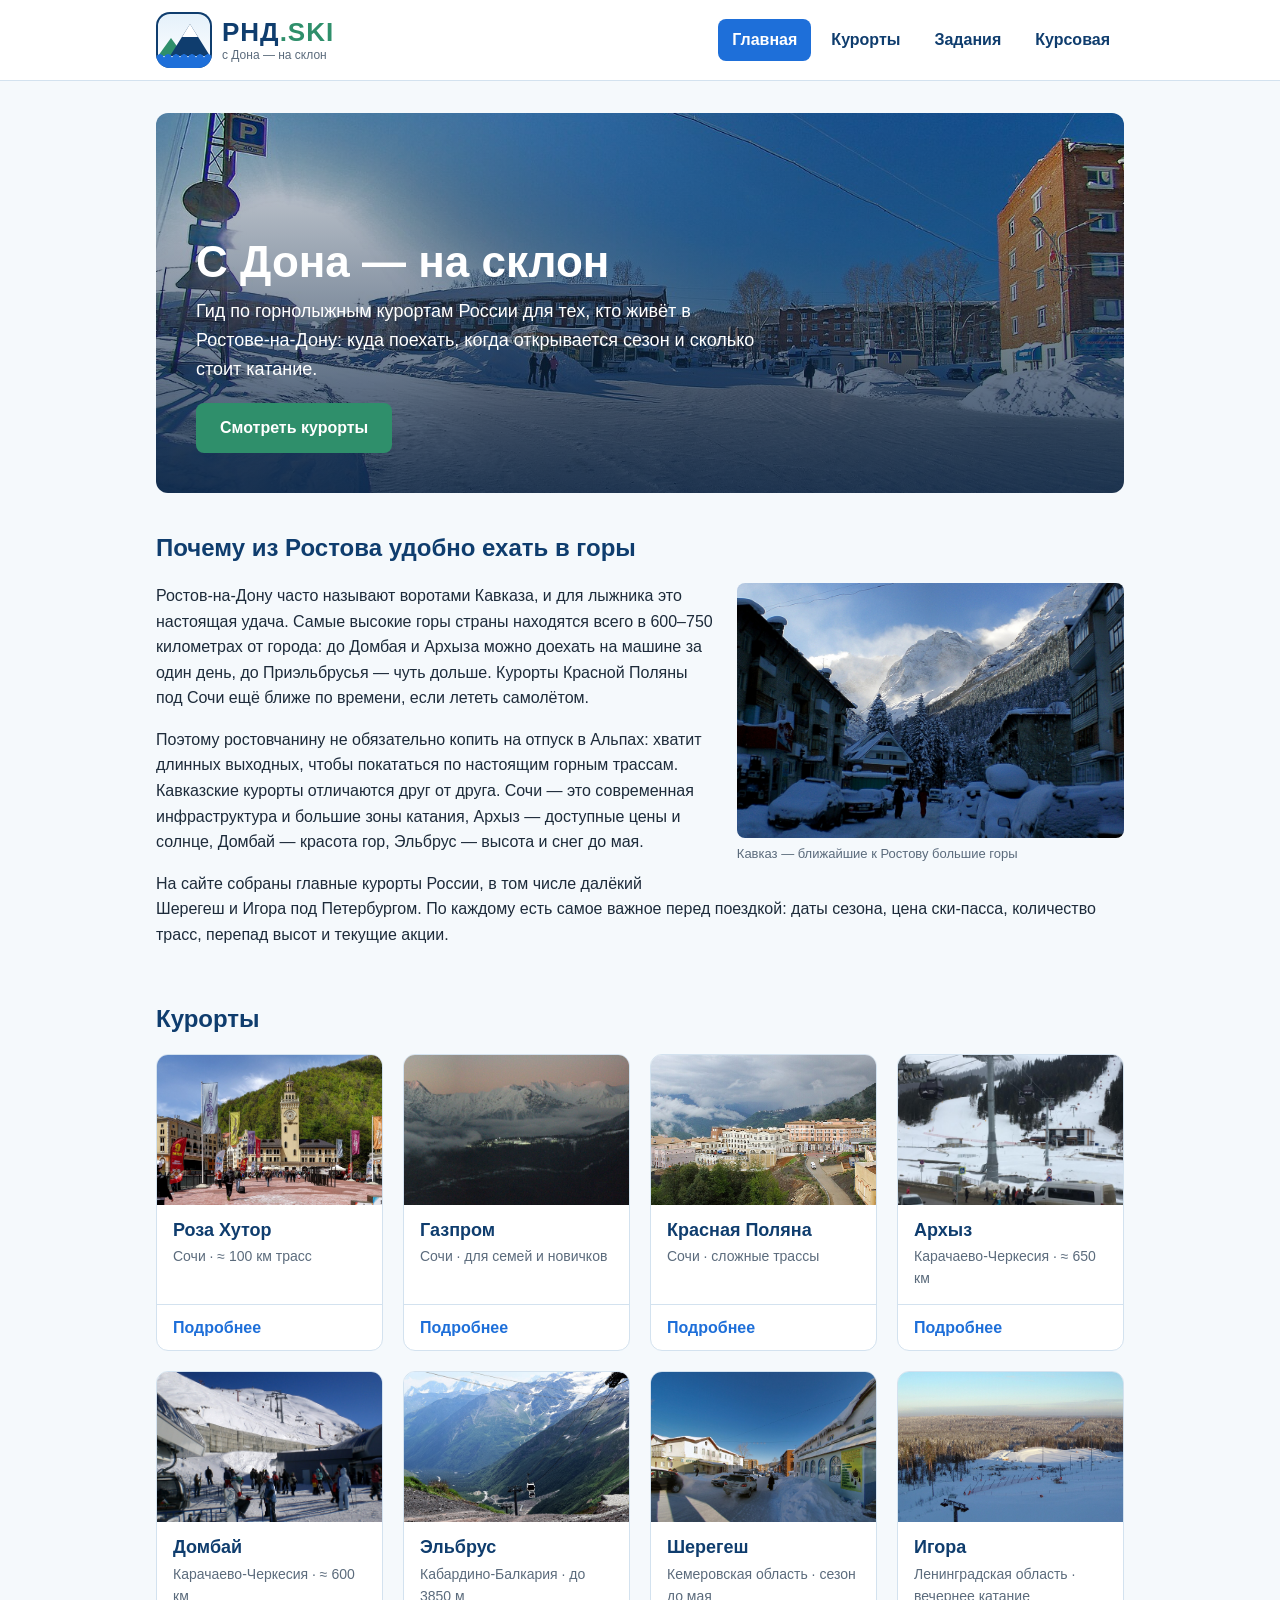
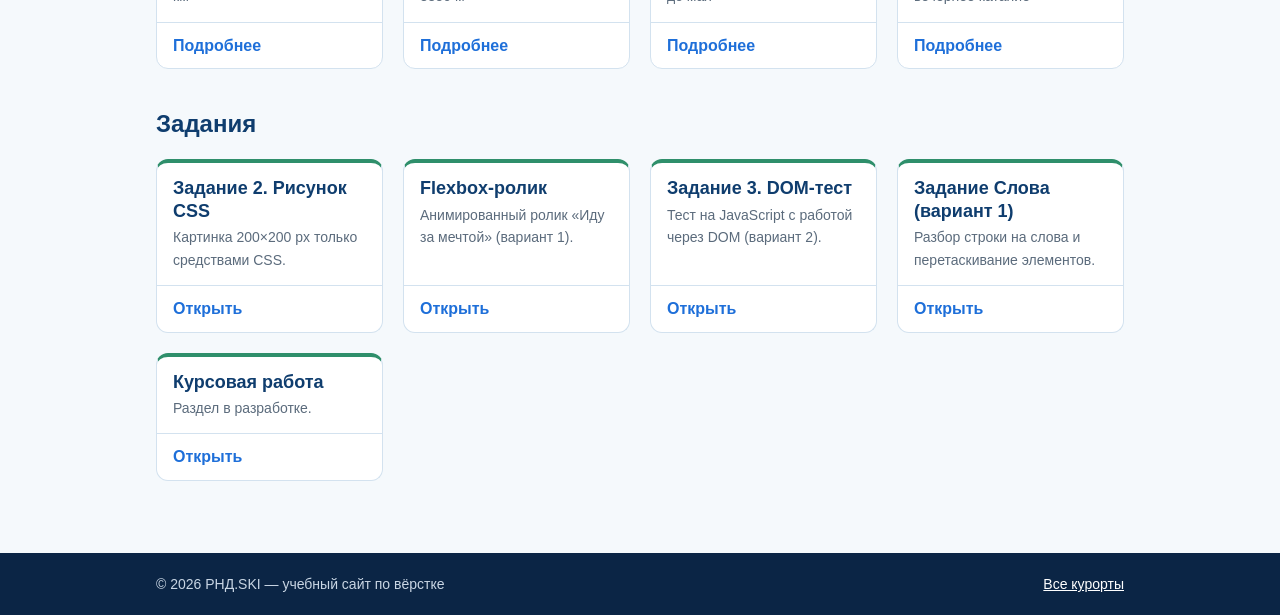
<file: index.html>
<!DOCTYPE html>
<html lang="ru">
<head>
    <meta charset="UTF-8">
    <meta name="viewport" content="width=device-width, initial-scale=1.0">
    <title>РНД.SKI — горнолыжные курорты России</title>
    <link rel="stylesheet" href="css/style.css">
    <link rel="stylesheet" href="css/logo.css">
    <link rel="stylesheet" href="css/home.css">
</head>
<body>

    <header>
        <div class="header__inner">
            <a class="logo" href="index.html" aria-label="РНД.SKI — на главную">
                <span class="logo__mark">
                    <span class="logo__hill"></span>
                    <span class="logo__peak"></span>
                    <span class="logo__wave"></span>
                </span>
                <span class="logo__text">
                    <span class="logo__name">РНД<span>.SKI</span></span>
                    <span class="logo__slogan">с Дона — на склон</span>
                </span>
            </a>
            <nav>
                <ul>
                    <li><a class="active" href="index.html">Главная</a></li>
                    <li><a href="pages/resorts.html">Курорты</a></li>
                    <li><a href="#tasks">Задания</a></li>
                    <li><a href="pages/coursework.html">Курсовая</a></li>
                </ul>
            </nav>
        </div>
    </header>

    <main class="content">

        <section class="hero">
            <h1>С Дона — на склон</h1>
            <p>
                Гид по горнолыжным курортам России для тех, кто живёт в Ростове-на-Дону:
                куда поехать, когда открывается сезон и сколько стоит катание.
            </p>
            <a class="button" href="pages/resorts.html">Смотреть курорты</a>
        </section>

        <section class="about">
            <h2>Почему из Ростова удобно ехать в горы</h2>
            <figure class="about__photo">
                <img src="img/resorts/about.jpg" alt="Кавказские горы зимой">
                <figcaption>Кавказ — ближайшие к Ростову большие горы</figcaption>
            </figure>
            <p>
                Ростов-на-Дону часто называют воротами Кавказа, и для лыжника это
                настоящая удача. Самые высокие горы страны находятся всего в 600–750
                километрах от города: до Домбая и Архыза можно доехать на машине за один
                день, до Приэльбрусья — чуть дольше. Курорты Красной Поляны под Сочи
                ещё ближе по времени, если лететь самолётом.
            </p>
            <p>
                Поэтому ростовчанину не обязательно копить на отпуск в Альпах: хватит
                длинных выходных, чтобы покататься по настоящим горным трассам.
                Кавказские курорты отличаются друг от друга. Сочи — это современная
                инфраструктура и большие зоны катания, Архыз — доступные цены и
                солнце, Домбай — красота гор, Эльбрус — высота и снег до мая.
            </p>
            <p>
                На сайте собраны главные курорты России, в том числе далёкий Шерегеш
                и Игора под Петербургом. По каждому есть самое важное перед поездкой:
                даты сезона, цена ски-пасса, количество трасс, перепад высот и
                текущие акции.
            </p>
        </section>

        <section>
            <h2>Курорты</h2>
            <ul class="cards">
                <li class="card">
                    <img src="img/resorts/rosa-khutor.jpg" alt="Роза Хутор">
                    <div class="card__body">
                        <h3>Роза Хутор</h3>
                        <p>Сочи · ≈ 100 км трасс</p>
                    </div>
                    <a class="card__link" href="pages/resorts.html#rosa-khutor">Подробнее</a>
                </li>
                <li class="card">
                    <img src="img/resorts/gazprom.jpg" alt="Газпром">
                    <div class="card__body">
                        <h3>Газпром</h3>
                        <p>Сочи · для семей и новичков</p>
                    </div>
                    <a class="card__link" href="pages/resorts.html#gazprom">Подробнее</a>
                </li>
                <li class="card">
                    <img src="img/resorts/krasnaya-polyana.jpg" alt="Красная Поляна">
                    <div class="card__body">
                        <h3>Красная Поляна</h3>
                        <p>Сочи · сложные трассы</p>
                    </div>
                    <a class="card__link" href="pages/resorts.html#krasnaya-polyana">Подробнее</a>
                </li>
                <li class="card">
                    <img src="img/resorts/arkhyz.jpg" alt="Архыз">
                    <div class="card__body">
                        <h3>Архыз</h3>
                        <p>Карачаево-Черкесия · ≈ 650 км</p>
                    </div>
                    <a class="card__link" href="pages/resorts.html#arkhyz">Подробнее</a>
                </li>
                <li class="card">
                    <img src="img/resorts/dombay.jpg" alt="Домбай">
                    <div class="card__body">
                        <h3>Домбай</h3>
                        <p>Карачаево-Черкесия · ≈ 600 км</p>
                    </div>
                    <a class="card__link" href="pages/resorts.html#dombay">Подробнее</a>
                </li>
                <li class="card">
                    <img src="img/resorts/elbrus.jpg" alt="Эльбрус">
                    <div class="card__body">
                        <h3>Эльбрус</h3>
                        <p>Кабардино-Балкария · до 3850 м</p>
                    </div>
                    <a class="card__link" href="pages/resorts.html#elbrus">Подробнее</a>
                </li>
                <li class="card">
                    <img src="img/resorts/sheregesh.jpg" alt="Шерегеш">
                    <div class="card__body">
                        <h3>Шерегеш</h3>
                        <p>Кемеровская область · сезон до мая</p>
                    </div>
                    <a class="card__link" href="pages/resorts.html#sheregesh">Подробнее</a>
                </li>
                <li class="card">
                    <img src="img/resorts/igora.jpg" alt="Игора">
                    <div class="card__body">
                        <h3>Игора</h3>
                        <p>Ленинградская область · вечернее катание</p>
                    </div>
                    <a class="card__link" href="pages/resorts.html#igora">Подробнее</a>
                </li>
            </ul>
        </section>

        <section id="tasks">
            <h2>Задания</h2>
            <ul class="cards">
                <li class="card card--task">
                    <div class="card__body">
                        <h3>Задание 2. Рисунок CSS</h3>
                        <p>Картинка 200×200 px только средствами CSS.</p>
                    </div>
                    <a class="card__link" href="pages/css-pic.html">Открыть</a>
                </li>
                <li class="card card--task">
                    <div class="card__body">
                        <h3>Flexbox-ролик</h3>
                        <p>Анимированный ролик «Иду за мечтой» (вариант 1).</p>
                    </div>
                    <a class="card__link" href="pages/flexbox.html">Открыть</a>
                </li>
                <li class="card card--task">
                    <div class="card__body">
                        <h3>Задание 3. DOM-тест</h3>
                        <p>Тест на JavaScript с работой через DOM (вариант 2).</p>
                    </div>
                    <a class="card__link" href="pages/test.html">Открыть</a>
                </li>
                <li class="card card--task">
                    <div class="card__body">
                        <h3>Задание Слова (вариант 1)</h3>
                        <p>Разбор строки на слова и перетаскивание элементов.</p>
                    </div>
                    <a class="card__link" href="pages/words.html">Открыть</a>
                </li>
                <li class="card card--task">
                    <div class="card__body">
                        <h3>Курсовая работа</h3>
                        <p>Раздел в разработке.</p>
                    </div>
                    <a class="card__link" href="pages/coursework.html">Открыть</a>
                </li>
            </ul>
        </section>

    </main>

    <footer>
        <div class="footer__inner">
            <p>&copy; 2026 РНД.SKI — учебный сайт по вёрстке</p>
            <p><a href="pages/resorts.html">Все курорты</a></p>
        </div>
    </footer>

</body>
</html>
</file>
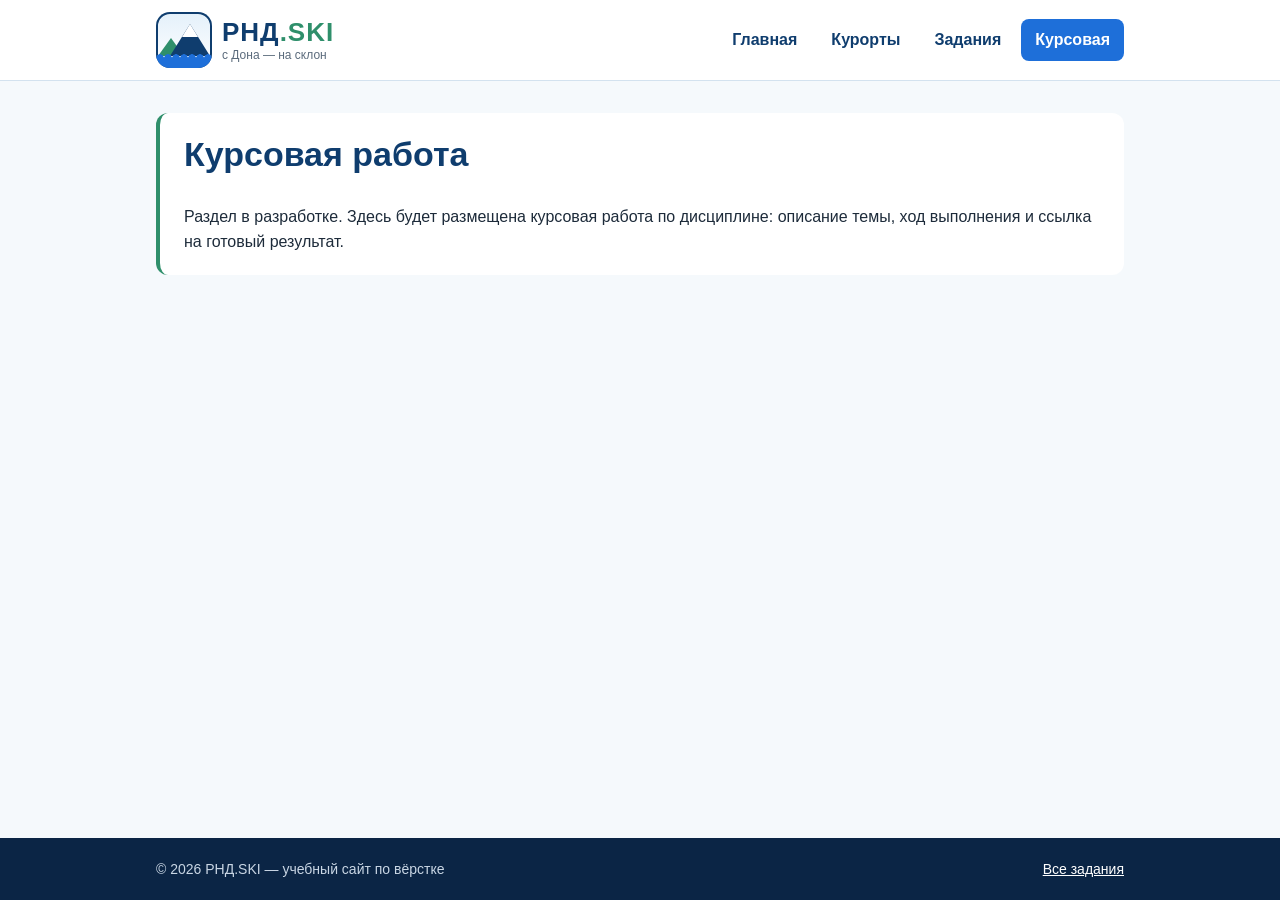
<file: pages/coursework.html>
<!DOCTYPE html>
<html lang="ru">
<head>
    <meta charset="UTF-8">
    <meta name="viewport" content="width=device-width, initial-scale=1.0">
    <title>Курсовая работа — РНД.SKI</title>
    <link rel="stylesheet" href="../css/style.css">
    <link rel="stylesheet" href="../css/logo.css">
</head>
<body>

    <header>
        <div class="header__inner">
            <a class="logo" href="../index.html" aria-label="РНД.SKI — на главную">
                <span class="logo__mark">
                    <span class="logo__hill"></span>
                    <span class="logo__peak"></span>
                    <span class="logo__wave"></span>
                </span>
                <span class="logo__text">
                    <span class="logo__name">РНД<span>.SKI</span></span>
                    <span class="logo__slogan">с Дона — на склон</span>
                </span>
            </a>
            <nav>
                <ul>
                    <li><a href="../index.html">Главная</a></li>
                    <li><a href="resorts.html">Курорты</a></li>
                    <li><a href="../index.html#tasks">Задания</a></li>
                    <li><a class="active" href="coursework.html">Курсовая</a></li>
                </ul>
            </nav>
        </div>
    </header>

    <main class="content">

        <section class="task-info">
            <h1>Курсовая работа</h1>
            <p>
                Раздел в разработке. Здесь будет размещена курсовая работа по дисциплине:
                описание темы, ход выполнения и ссылка на готовый результат.
            </p>
        </section>

    </main>

    <footer>
        <div class="footer__inner">
            <p>&copy; 2026 РНД.SKI — учебный сайт по вёрстке</p>
            <p><a href="../index.html#tasks">Все задания</a></p>
        </div>
    </footer>

</body>
</html>
</file>
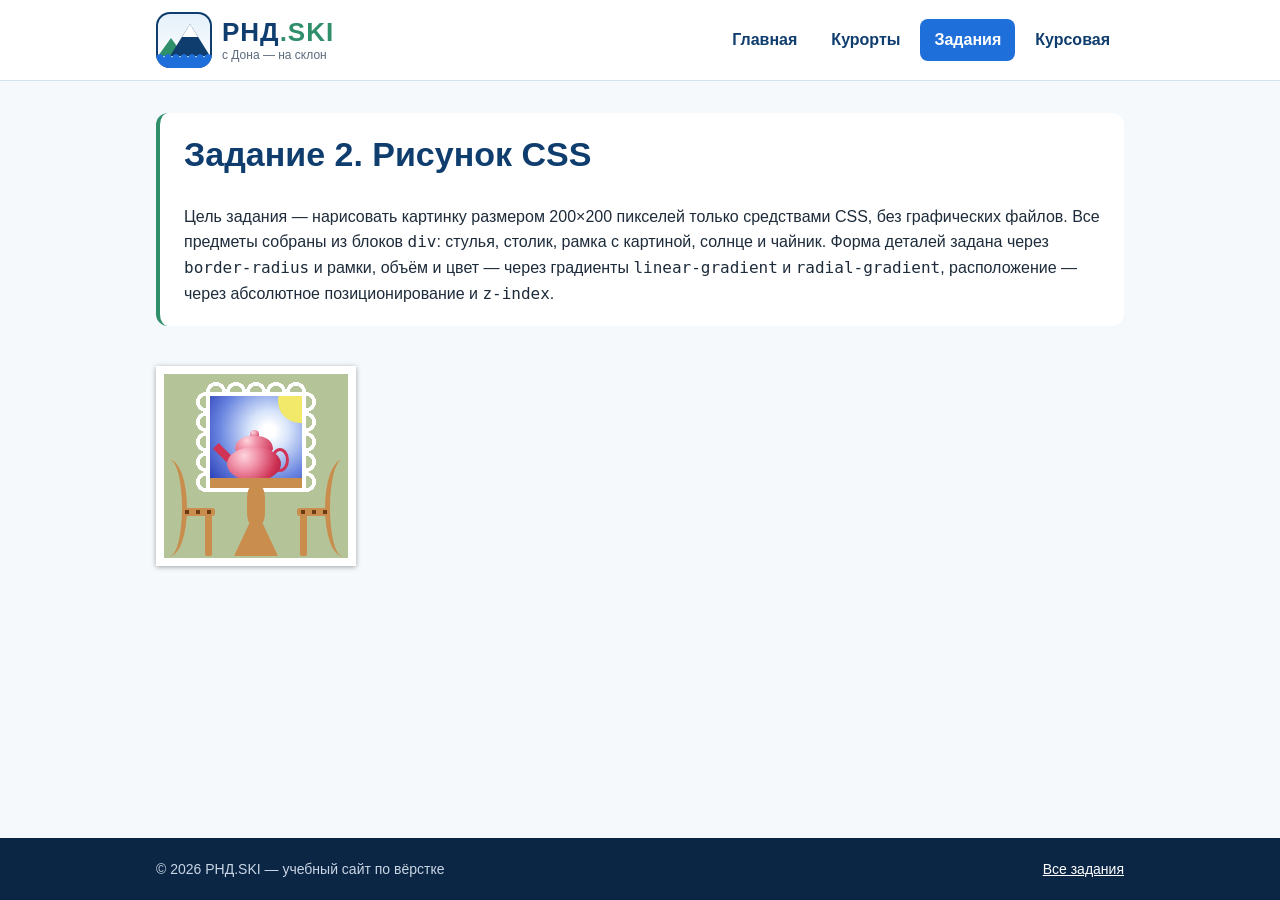
<file: pages/css-pic.html>
<!DOCTYPE html>
<html lang="ru">
<head>
    <meta charset="UTF-8">
    <meta name="viewport" content="width=device-width, initial-scale=1.0">
    <title>Рисунок CSS — РНД.SKI</title>
    <link rel="stylesheet" href="../css/style.css">
    <link rel="stylesheet" href="../css/logo.css">
    <link rel="stylesheet" href="../css/pic.css">
</head>
<body>

    <header>
        <div class="header__inner">
            <a class="logo" href="../index.html" aria-label="РНД.SKI — на главную">
                <span class="logo__mark">
                    <span class="logo__hill"></span>
                    <span class="logo__peak"></span>
                    <span class="logo__wave"></span>
                </span>
                <span class="logo__text">
                    <span class="logo__name">РНД<span>.SKI</span></span>
                    <span class="logo__slogan">с Дона — на склон</span>
                </span>
            </a>
            <nav>
                <ul>
                    <li><a href="../index.html">Главная</a></li>
                    <li><a href="resorts.html">Курорты</a></li>
                    <li><a class="active" href="../index.html#tasks">Задания</a></li>
                    <li><a href="coursework.html">Курсовая</a></li>
                </ul>
            </nav>
        </div>
    </header>

    <main class="content">

        <section class="task-info">
            <h1>Задание 2. Рисунок CSS</h1>
            <p>
                Цель задания — нарисовать картинку размером 200×200 пикселей только
                средствами CSS, без графических файлов. Все предметы собраны из блоков
                <code>div</code>: стулья, столик, рамка с картиной, солнце и чайник.
                Форма деталей задана через <code>border-radius</code> и рамки, объём
                и цвет — через градиенты <code>linear-gradient</code> и
                <code>radial-gradient</code>, расположение — через абсолютное
                позиционирование и <code>z-index</code>.
            </p>
        </section>

        <section>
            <div class="pic">

                <div class="chair chair--left">
                    <div class="chair-back"></div>
                    <div class="chair-leg"></div>
                    <div class="chair-seat"></div>
                </div>

                <div class="chair chair--right">
                    <div class="chair-back"></div>
                    <div class="chair-leg"></div>
                    <div class="chair-seat"></div>
                </div>

                <div class="table">
                    <div class="table-stem"></div>
                    <div class="table-foot"></div>
                    <div class="table-top"></div>
                </div>

                <div class="picture-frame">
                    <div class="scallop scallop--top"></div>
                    <div class="scallop scallop--left"></div>
                    <div class="scallop scallop--right"></div>

                    <div class="canvas">
                        <div class="sun"></div>
                        <div class="teapot">
                            <div class="teapot-handle"></div>
                            <div class="teapot-spout"></div>
                            <div class="teapot-body"></div>
                            <div class="teapot-lid"></div>
                            <div class="teapot-knob"></div>
                        </div>
                    </div>
                </div>

            </div>
        </section>

    </main>

    <footer>
        <div class="footer__inner">
            <p>&copy; 2026 РНД.SKI — учебный сайт по вёрстке</p>
            <p><a href="../index.html#tasks">Все задания</a></p>
        </div>
    </footer>

</body>
</html>
</file>
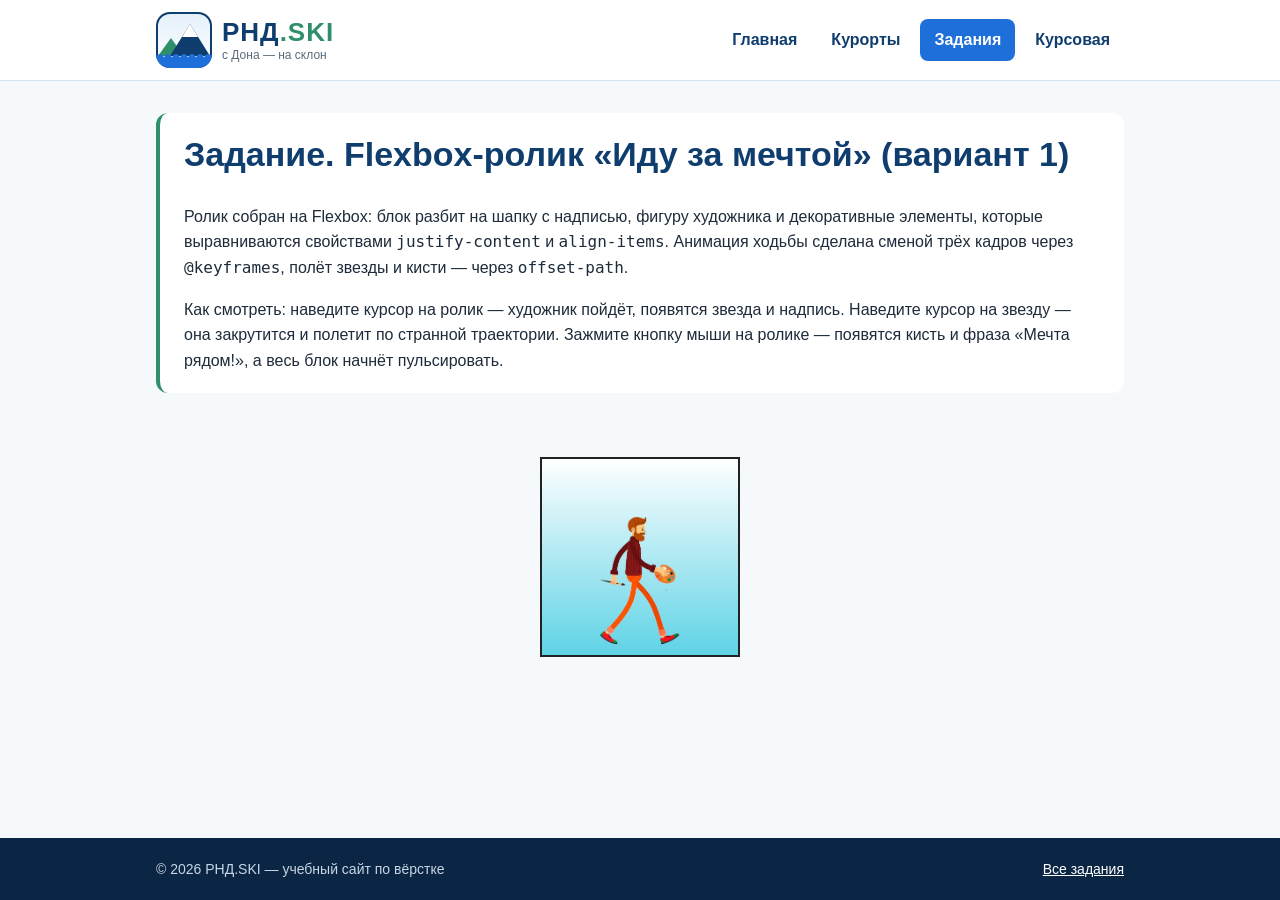
<file: pages/flexbox.html>
<!DOCTYPE html>
<html lang="ru">
<head>
    <meta charset="UTF-8">
    <meta name="viewport" content="width=device-width, initial-scale=1.0">
    <title>Flexbox-ролик — РНД.SKI</title>
    <link rel="stylesheet" href="../css/style.css">
    <link rel="stylesheet" href="../css/logo.css">
    <link rel="stylesheet" href="../css/flexbox.css">
</head>
<body>

    <header>
        <div class="header__inner">
            <a class="logo" href="../index.html" aria-label="РНД.SKI — на главную">
                <span class="logo__mark">
                    <span class="logo__hill"></span>
                    <span class="logo__peak"></span>
                    <span class="logo__wave"></span>
                </span>
                <span class="logo__text">
                    <span class="logo__name">РНД<span>.SKI</span></span>
                    <span class="logo__slogan">с Дона — на склон</span>
                </span>
            </a>
            <nav>
                <ul>
                    <li><a href="../index.html">Главная</a></li>
                    <li><a href="resorts.html">Курорты</a></li>
                    <li><a class="active" href="../index.html#tasks">Задания</a></li>
                    <li><a href="coursework.html">Курсовая</a></li>
                </ul>
            </nav>
        </div>
    </header>

    <main class="content">

        <section class="task-info">
            <h1>Задание. Flexbox-ролик «Иду за мечтой» (вариант 1)</h1>
            <p>
                Ролик собран на Flexbox: блок разбит на шапку с надписью, фигуру художника
                и декоративные элементы, которые выравниваются свойствами
                <code>justify-content</code> и <code>align-items</code>. Анимация ходьбы
                сделана сменой трёх кадров через <code>@keyframes</code>, полёт звезды и кисти —
                через <code>offset-path</code>.
            </p>
            <p>
                Как смотреть: наведите курсор на ролик — художник пойдёт, появятся звезда
                и надпись. Наведите курсор на звезду — она закрутится и полетит
                по странной траектории. Зажмите кнопку мыши на ролике — появятся кисть
                и фраза «Мечта рядом!», а весь блок начнёт пульсировать.
            </p>
        </section>

        <section class="flexbox-demo">
            <div class="dream-roll">

                <div class="dream-roll__head">
                    <p class="dream-roll__caption dream-roll__caption--start">Иду за мечтой</p>
                    <p class="dream-roll__caption dream-roll__caption--final">Мечта рядом!</p>
                </div>

                <div class="dream-roll__man">
                    <img class="dream-roll__frame dream-roll__frame--1" src="../img/flexbox/man1.png" alt="Художник с палитрой" draggable="false">
                    <img class="dream-roll__frame dream-roll__frame--2" src="../img/flexbox/man2.png" alt="" draggable="false">
                    <img class="dream-roll__frame dream-roll__frame--3" src="../img/flexbox/man3.png" alt="" draggable="false">
                </div>

                <div class="dream-roll__star">
                    <img class="dream-roll__star-img" src="../img/flexbox/zvezda.png" alt="Звезда" draggable="false">
                </div>

                <img class="dream-roll__brush" src="../img/flexbox/brush.png" alt="Кисть" draggable="false">

            </div>
        </section>

    </main>

    <footer>
        <div class="footer__inner">
            <p>&copy; 2026 РНД.SKI — учебный сайт по вёрстке</p>
            <p><a href="../index.html#tasks">Все задания</a></p>
        </div>
    </footer>

</body>
</html>
</file>
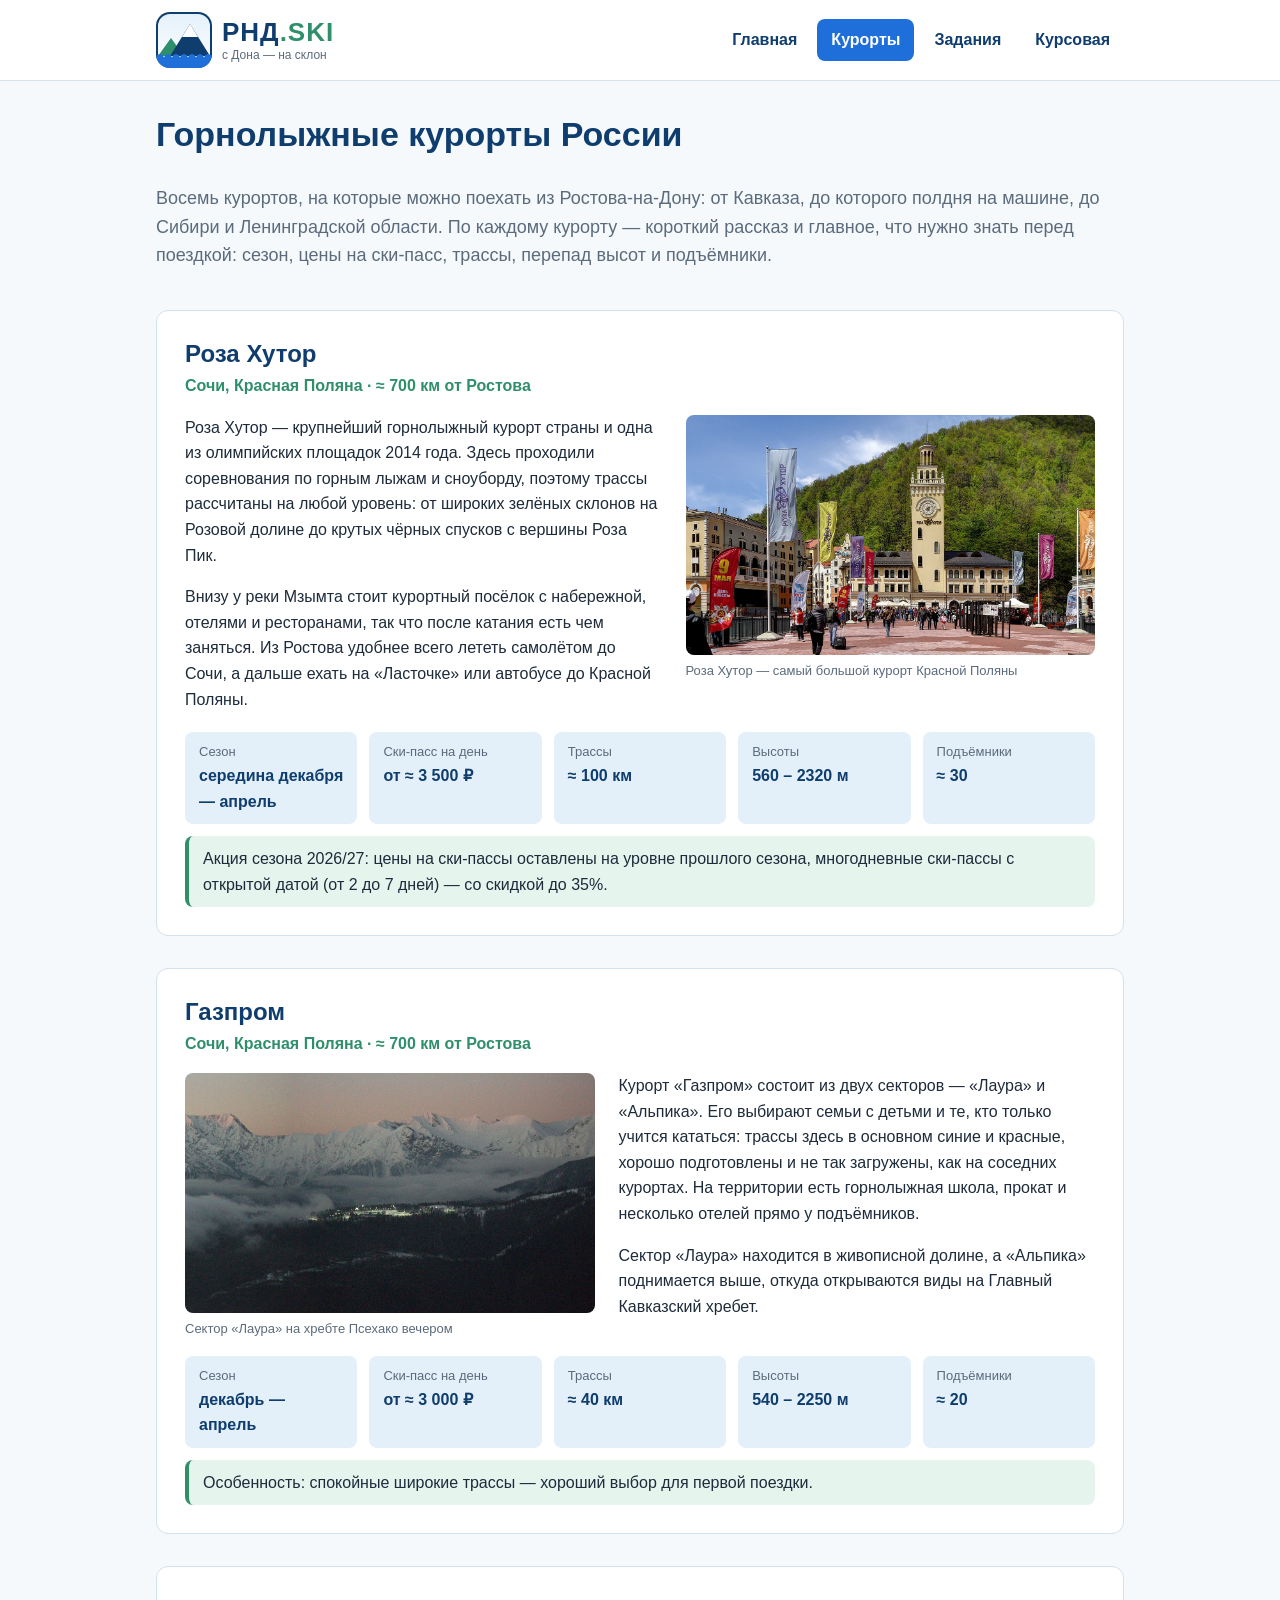
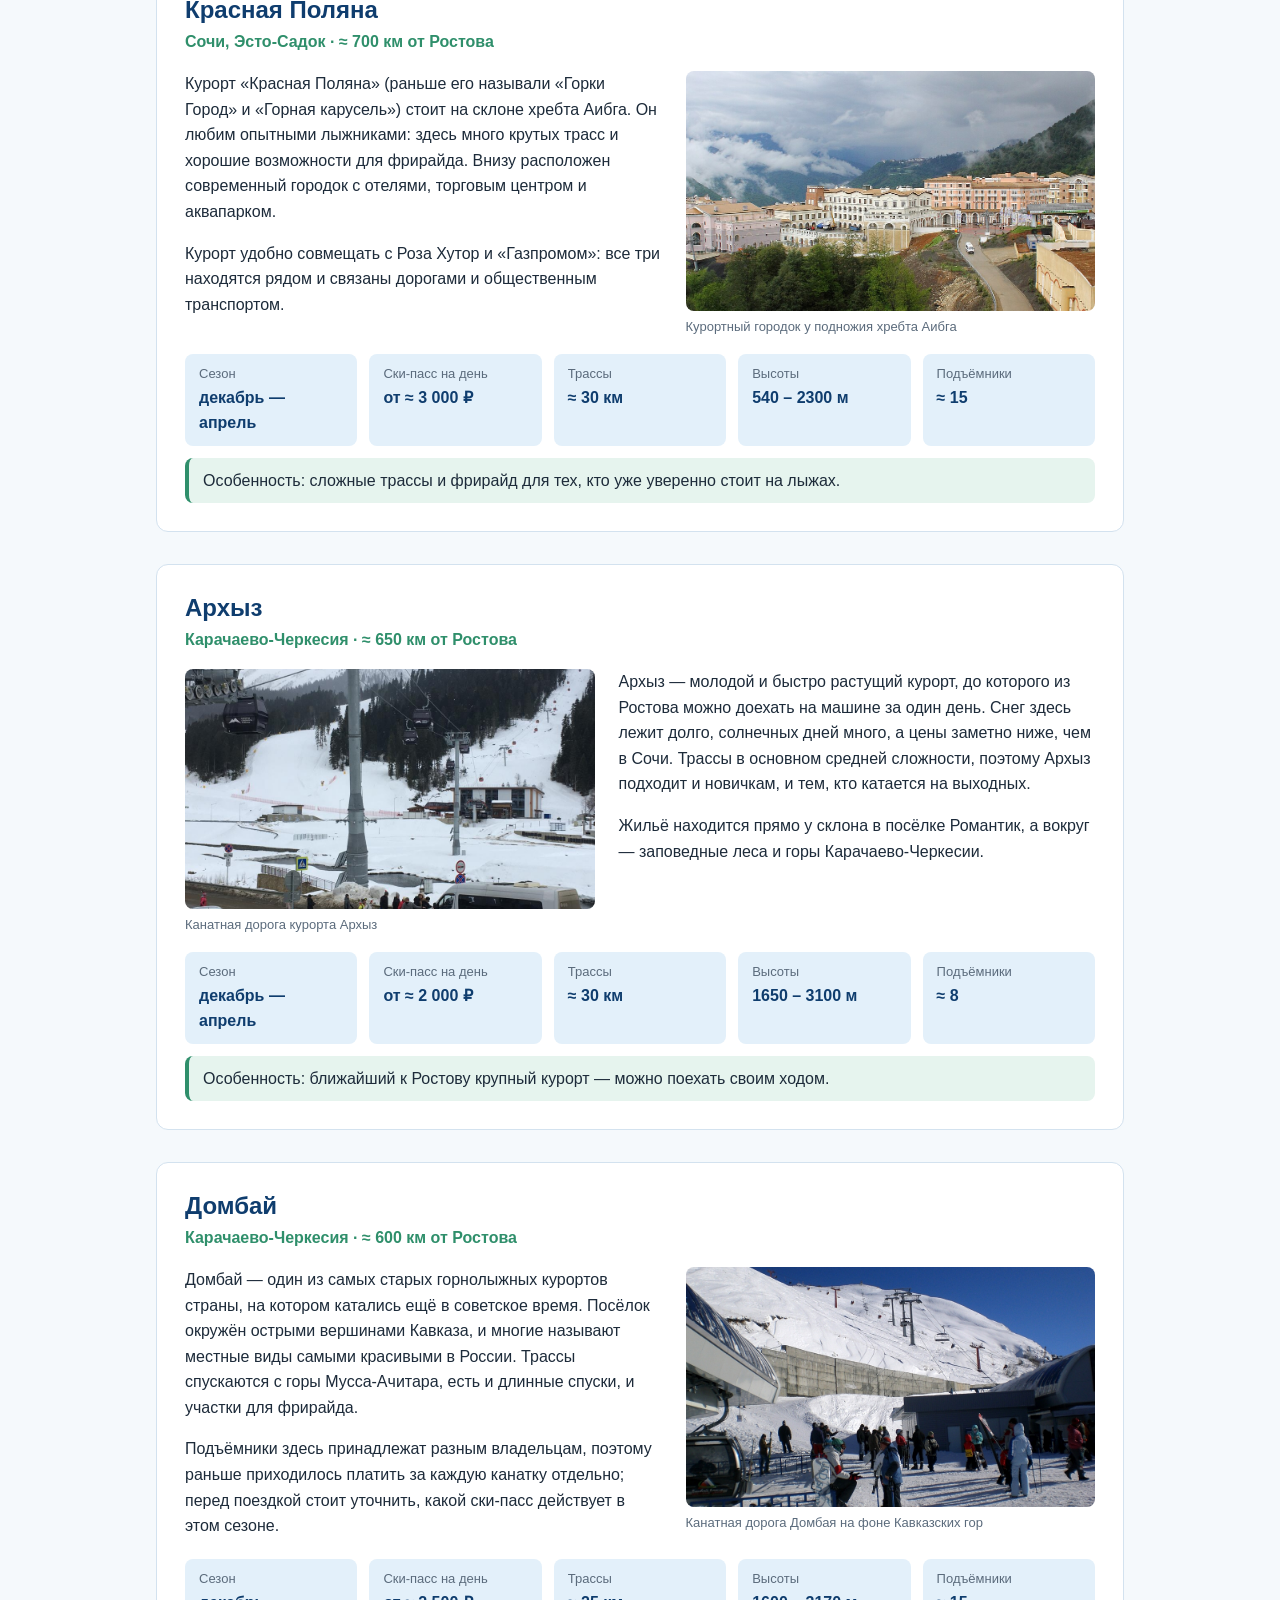
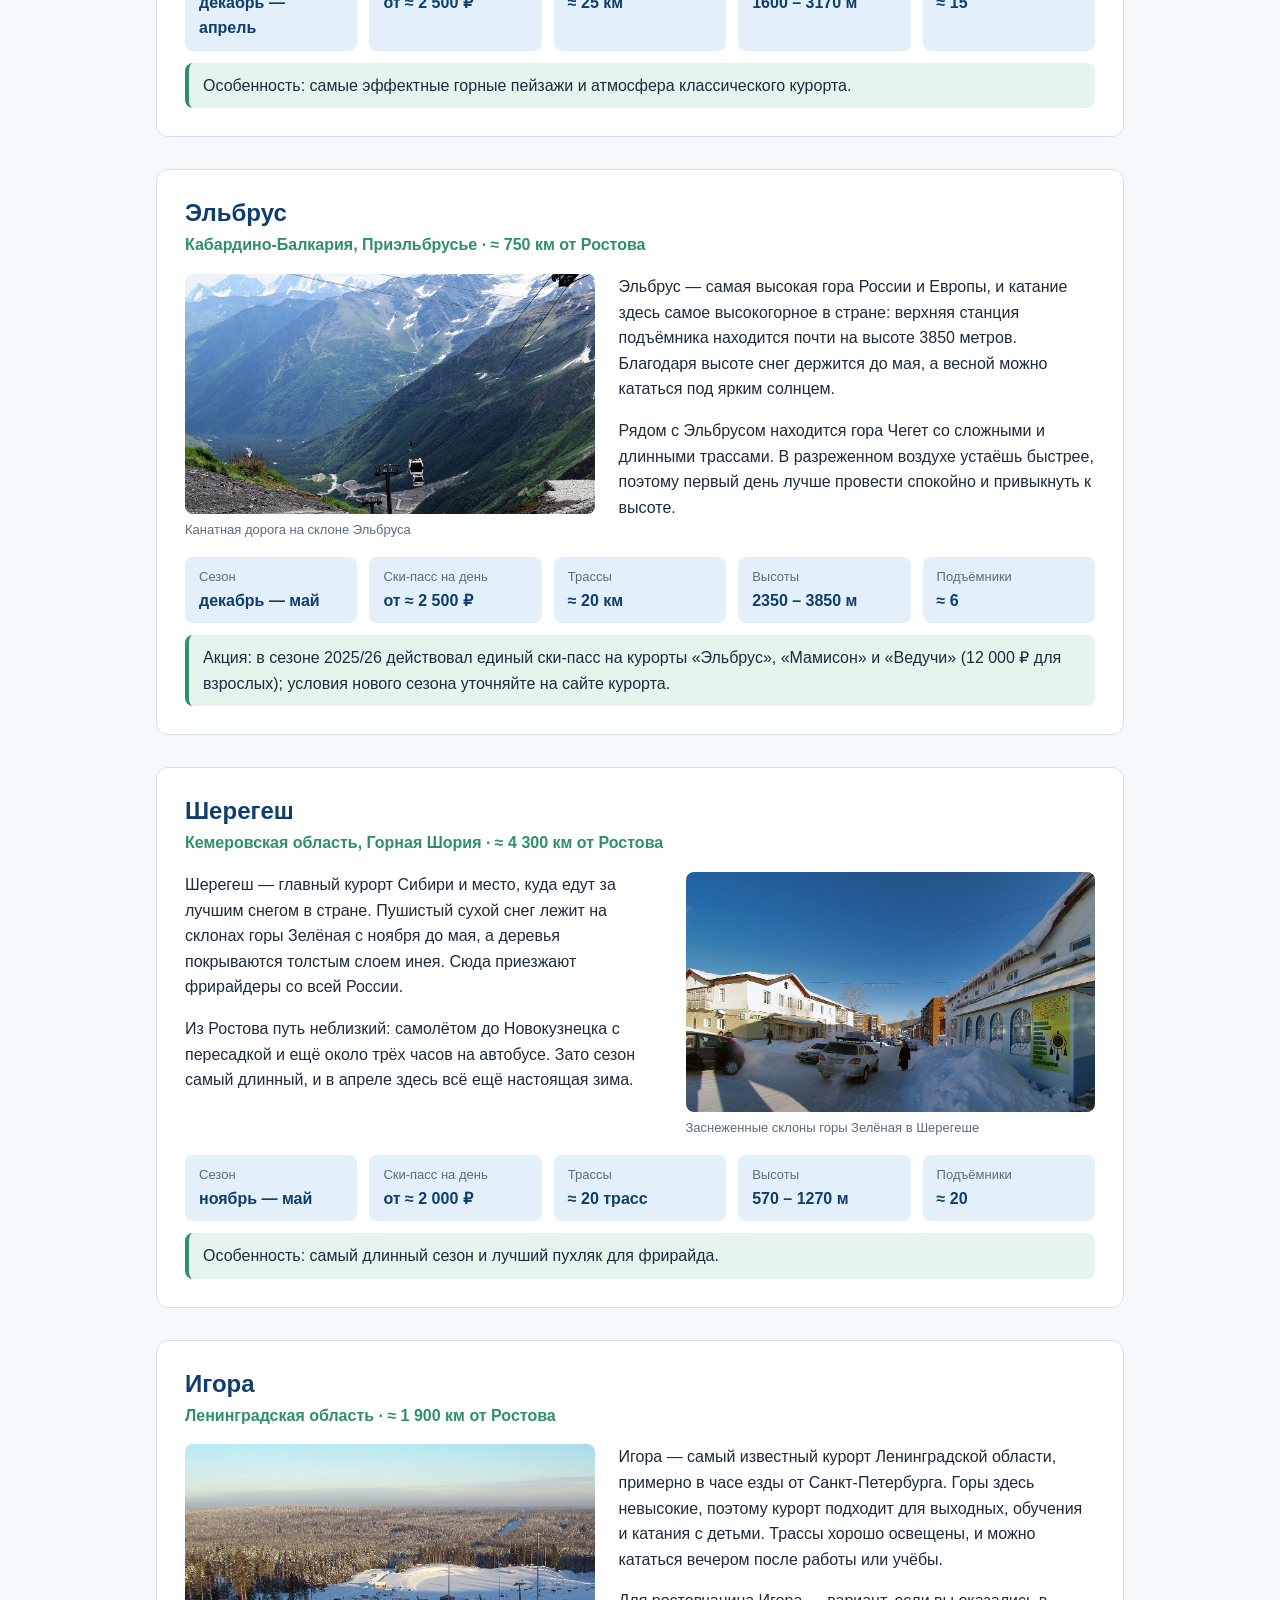
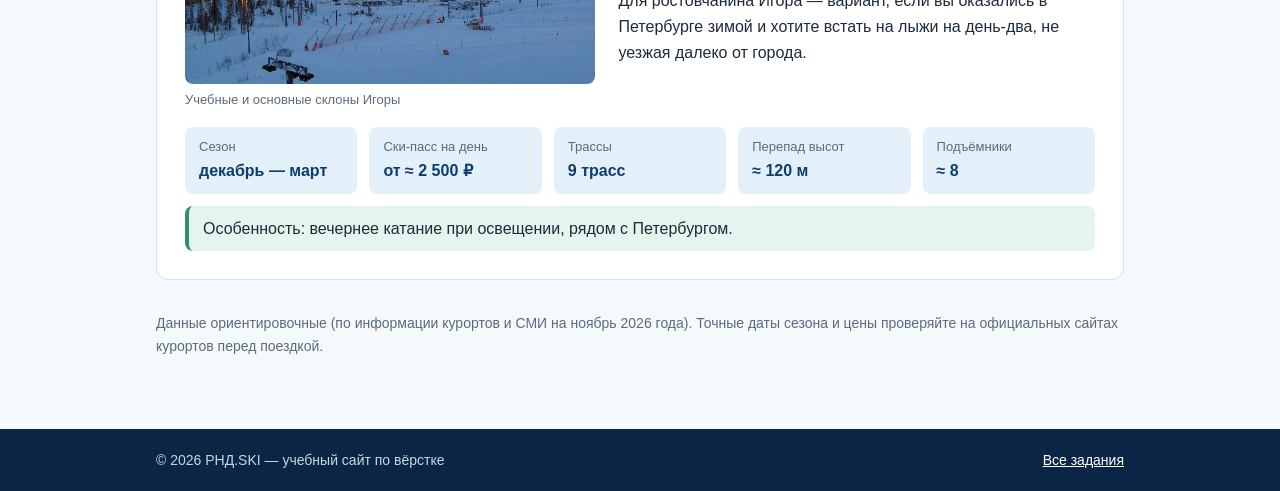
<file: pages/resorts.html>
<!DOCTYPE html>
<html lang="ru">
<head>
    <meta charset="UTF-8">
    <meta name="viewport" content="width=device-width, initial-scale=1.0">
    <title>Курорты — РНД.SKI</title>
    <link rel="stylesheet" href="../css/style.css">
    <link rel="stylesheet" href="../css/logo.css">
    <link rel="stylesheet" href="../css/resorts.css">
</head>
<body>

    <header>
        <div class="header__inner">
            <a class="logo" href="../index.html" aria-label="РНД.SKI — на главную">
                <span class="logo__mark">
                    <span class="logo__hill"></span>
                    <span class="logo__peak"></span>
                    <span class="logo__wave"></span>
                </span>
                <span class="logo__text">
                    <span class="logo__name">РНД<span>.SKI</span></span>
                    <span class="logo__slogan">с Дона — на склон</span>
                </span>
            </a>
            <nav>
                <ul>
                    <li><a href="../index.html">Главная</a></li>
                    <li><a class="active" href="resorts.html">Курорты</a></li>
                    <li><a href="../index.html#tasks">Задания</a></li>
                    <li><a href="coursework.html">Курсовая</a></li>
                </ul>
            </nav>
        </div>
    </header>

    <main class="content">

        <section>
            <h1>Горнолыжные курорты России</h1>
            <p class="lead">
                Восемь курортов, на которые можно поехать из Ростова-на-Дону: от Кавказа,
                до которого полдня на машине, до Сибири и Ленинградской области. По каждому
                курорту — короткий рассказ и главное, что нужно знать перед поездкой:
                сезон, цены на ски-пасс, трассы, перепад высот и подъёмники.
            </p>
        </section>

        <article class="resort" id="rosa-khutor">
            <h2>Роза Хутор</h2>
            <p class="resort__region">Сочи, Красная Поляна · ≈ 700 км от Ростова</p>
            <figure class="resort__photo">
                <img src="../img/resorts/rosa-khutor.jpg" alt="Склоны курорта Роза Хутор">
                <figcaption>Роза Хутор — самый большой курорт Красной Поляны</figcaption>
            </figure>
            <p>
                Роза Хутор — крупнейший горнолыжный курорт страны и одна из олимпийских
                площадок 2014 года. Здесь проходили соревнования по горным лыжам и сноуборду,
                поэтому трассы рассчитаны на любой уровень: от широких зелёных склонов
                на Розовой долине до крутых чёрных спусков с вершины Роза Пик.
            </p>
            <p>
                Внизу у реки Мзымта стоит курортный посёлок с набережной, отелями и
                ресторанами, так что после катания есть чем заняться. Из Ростова удобнее
                всего лететь самолётом до Сочи, а дальше ехать на «Ласточке» или автобусе
                до Красной Поляны.
            </p>
            <dl class="resort__facts">
                <div><dt>Сезон</dt><dd>середина декабря — апрель</dd></div>
                <div><dt>Ски-пасс на день</dt><dd>от ≈ 3 500 ₽</dd></div>
                <div><dt>Трассы</dt><dd>≈ 100 км</dd></div>
                <div><dt>Высоты</dt><dd>560 – 2320 м</dd></div>
                <div><dt>Подъёмники</dt><dd>≈ 30</dd></div>
            </dl>
            <p class="resort__promo">
                Акция сезона 2026/27: цены на ски-пассы оставлены на уровне прошлого сезона,
                многодневные ски-пассы с открытой датой (от 2 до 7 дней) — со скидкой до 35%.
            </p>
        </article>

        <article class="resort" id="gazprom">
            <h2>Газпром</h2>
            <p class="resort__region">Сочи, Красная Поляна · ≈ 700 км от Ростова</p>
            <figure class="resort__photo">
                <img src="../img/resorts/gazprom.jpg" alt="Комплекс «Лаура» на хребте Псехако вечером">
                <figcaption>Сектор «Лаура» на хребте Псехако вечером</figcaption>
            </figure>
            <p>
                Курорт «Газпром» состоит из двух секторов — «Лаура» и «Альпика». Его выбирают
                семьи с детьми и те, кто только учится кататься: трассы здесь в основном
                синие и красные, хорошо подготовлены и не так загружены, как на соседних
                курортах. На территории есть горнолыжная школа, прокат и несколько отелей
                прямо у подъёмников.
            </p>
            <p>
                Сектор «Лаура» находится в живописной долине, а «Альпика» поднимается выше,
                откуда открываются виды на Главный Кавказский хребет.
            </p>
            <dl class="resort__facts">
                <div><dt>Сезон</dt><dd>декабрь — апрель</dd></div>
                <div><dt>Ски-пасс на день</dt><dd>от ≈ 3 000 ₽</dd></div>
                <div><dt>Трассы</dt><dd>≈ 40 км</dd></div>
                <div><dt>Высоты</dt><dd>540 – 2250 м</dd></div>
                <div><dt>Подъёмники</dt><dd>≈ 20</dd></div>
            </dl>
            <p class="resort__promo">
                Особенность: спокойные широкие трассы — хороший выбор для первой поездки.
            </p>
        </article>

        <article class="resort" id="krasnaya-polyana">
            <h2>Красная Поляна</h2>
            <p class="resort__region">Сочи, Эсто-Садок · ≈ 700 км от Ростова</p>
            <figure class="resort__photo">
                <img src="../img/resorts/krasnaya-polyana.jpg" alt="Курорт Красная Поляна">
                <figcaption>Курортный городок у подножия хребта Аибга</figcaption>
            </figure>
            <p>
                Курорт «Красная Поляна» (раньше его называли «Горки Город» и «Горная карусель»)
                стоит на склоне хребта Аибга. Он любим опытными лыжниками: здесь много
                крутых трасс и хорошие возможности для фрирайда. Внизу расположен
                современный городок с отелями, торговым центром и аквапарком.
            </p>
            <p>
                Курорт удобно совмещать с Роза Хутор и «Газпромом»: все три находятся
                рядом и связаны дорогами и общественным транспортом.
            </p>
            <dl class="resort__facts">
                <div><dt>Сезон</dt><dd>декабрь — апрель</dd></div>
                <div><dt>Ски-пасс на день</dt><dd>от ≈ 3 000 ₽</dd></div>
                <div><dt>Трассы</dt><dd>≈ 30 км</dd></div>
                <div><dt>Высоты</dt><dd>540 – 2300 м</dd></div>
                <div><dt>Подъёмники</dt><dd>≈ 15</dd></div>
            </dl>
            <p class="resort__promo">
                Особенность: сложные трассы и фрирайд для тех, кто уже уверенно стоит на лыжах.
            </p>
        </article>

        <article class="resort" id="arkhyz">
            <h2>Архыз</h2>
            <p class="resort__region">Карачаево-Черкесия · ≈ 650 км от Ростова</p>
            <figure class="resort__photo">
                <img src="../img/resorts/arkhyz.jpg" alt="Подъёмник на курорте Архыз">
                <figcaption>Канатная дорога курорта Архыз</figcaption>
            </figure>
            <p>
                Архыз — молодой и быстро растущий курорт, до которого из Ростова можно
                доехать на машине за один день. Снег здесь лежит долго, солнечных дней
                много, а цены заметно ниже, чем в Сочи. Трассы в основном средней
                сложности, поэтому Архыз подходит и новичкам, и тем, кто катается
                на выходных.
            </p>
            <p>
                Жильё находится прямо у склона в посёлке Романтик, а вокруг — заповедные
                леса и горы Карачаево-Черкесии.
            </p>
            <dl class="resort__facts">
                <div><dt>Сезон</dt><dd>декабрь — апрель</dd></div>
                <div><dt>Ски-пасс на день</dt><dd>от ≈ 2 000 ₽</dd></div>
                <div><dt>Трассы</dt><dd>≈ 30 км</dd></div>
                <div><dt>Высоты</dt><dd>1650 – 3100 м</dd></div>
                <div><dt>Подъёмники</dt><dd>≈ 8</dd></div>
            </dl>
            <p class="resort__promo">
                Особенность: ближайший к Ростову крупный курорт — можно поехать своим ходом.
            </p>
        </article>

        <article class="resort" id="dombay">
            <h2>Домбай</h2>
            <p class="resort__region">Карачаево-Черкесия · ≈ 600 км от Ростова</p>
            <figure class="resort__photo">
                <img src="../img/resorts/dombay.jpg" alt="Канатная дорога в Домбае">
                <figcaption>Канатная дорога Домбая на фоне Кавказских гор</figcaption>
            </figure>
            <p>
                Домбай — один из самых старых горнолыжных курортов страны, на котором
                катались ещё в советское время. Посёлок окружён острыми вершинами
                Кавказа, и многие называют местные виды самыми красивыми в России.
                Трассы спускаются с горы Мусса-Ачитара, есть и длинные спуски,
                и участки для фрирайда.
            </p>
            <p>
                Подъёмники здесь принадлежат разным владельцам, поэтому раньше приходилось
                платить за каждую канатку отдельно; перед поездкой стоит уточнить, какой
                ски-пасс действует в этом сезоне.
            </p>
            <dl class="resort__facts">
                <div><dt>Сезон</dt><dd>декабрь — апрель</dd></div>
                <div><dt>Ски-пасс на день</dt><dd>от ≈ 2 500 ₽</dd></div>
                <div><dt>Трассы</dt><dd>≈ 25 км</dd></div>
                <div><dt>Высоты</dt><dd>1600 – 3170 м</dd></div>
                <div><dt>Подъёмники</dt><dd>≈ 15</dd></div>
            </dl>
            <p class="resort__promo">
                Особенность: самые эффектные горные пейзажи и атмосфера классического курорта.
            </p>
        </article>

        <article class="resort" id="elbrus">
            <h2>Эльбрус</h2>
            <p class="resort__region">Кабардино-Балкария, Приэльбрусье · ≈ 750 км от Ростова</p>
            <figure class="resort__photo">
                <img src="../img/resorts/elbrus.jpg" alt="Канатная дорога на Эльбрусе">
                <figcaption>Канатная дорога на склоне Эльбруса</figcaption>
            </figure>
            <p>
                Эльбрус — самая высокая гора России и Европы, и катание здесь самое
                высокогорное в стране: верхняя станция подъёмника находится почти
                на высоте 3850 метров. Благодаря высоте снег держится до мая,
                а весной можно кататься под ярким солнцем.
            </p>
            <p>
                Рядом с Эльбрусом находится гора Чегет со сложными и длинными трассами.
                В разреженном воздухе устаёшь быстрее, поэтому первый день лучше
                провести спокойно и привыкнуть к высоте.
            </p>
            <dl class="resort__facts">
                <div><dt>Сезон</dt><dd>декабрь — май</dd></div>
                <div><dt>Ски-пасс на день</dt><dd>от ≈ 2 500 ₽</dd></div>
                <div><dt>Трассы</dt><dd>≈ 20 км</dd></div>
                <div><dt>Высоты</dt><dd>2350 – 3850 м</dd></div>
                <div><dt>Подъёмники</dt><dd>≈ 6</dd></div>
            </dl>
            <p class="resort__promo">
                Акция: в сезоне 2025/26 действовал единый ски-пасс на курорты «Эльбрус»,
                «Мамисон» и «Ведучи» (12 000 ₽ для взрослых); условия нового сезона
                уточняйте на сайте курорта.
            </p>
        </article>

        <article class="resort" id="sheregesh">
            <h2>Шерегеш</h2>
            <p class="resort__region">Кемеровская область, Горная Шория · ≈ 4 300 км от Ростова</p>
            <figure class="resort__photo">
                <img src="../img/resorts/sheregesh.jpg" alt="Склоны курорта Шерегеш">
                <figcaption>Заснеженные склоны горы Зелёная в Шерегеше</figcaption>
            </figure>
            <p>
                Шерегеш — главный курорт Сибири и место, куда едут за лучшим снегом
                в стране. Пушистый сухой снег лежит на склонах горы Зелёная с ноября
                до мая, а деревья покрываются толстым слоем инея. Сюда приезжают
                фрирайдеры со всей России.
            </p>
            <p>
                Из Ростова путь неблизкий: самолётом до Новокузнецка с пересадкой и ещё
                около трёх часов на автобусе. Зато сезон самый длинный, и в апреле здесь
                всё ещё настоящая зима.
            </p>
            <dl class="resort__facts">
                <div><dt>Сезон</dt><dd>ноябрь — май</dd></div>
                <div><dt>Ски-пасс на день</dt><dd>от ≈ 2 000 ₽</dd></div>
                <div><dt>Трассы</dt><dd>≈ 20 трасс</dd></div>
                <div><dt>Высоты</dt><dd>570 – 1270 м</dd></div>
                <div><dt>Подъёмники</dt><dd>≈ 20</dd></div>
            </dl>
            <p class="resort__promo">
                Особенность: самый длинный сезон и лучший пухляк для фрирайда.
            </p>
        </article>

        <article class="resort" id="igora">
            <h2>Игора</h2>
            <p class="resort__region">Ленинградская область · ≈ 1 900 км от Ростова</p>
            <figure class="resort__photo">
                <img src="../img/resorts/igora.jpg" alt="Склоны курорта Игора">
                <figcaption>Учебные и основные склоны Игоры</figcaption>
            </figure>
            <p>
                Игора — самый известный курорт Ленинградской области, примерно в часе
                езды от Санкт-Петербурга. Горы здесь невысокие, поэтому курорт подходит
                для выходных, обучения и катания с детьми. Трассы хорошо освещены,
                и можно кататься вечером после работы или учёбы.
            </p>
            <p>
                Для ростовчанина Игора — вариант, если вы оказались в Петербурге зимой
                и хотите встать на лыжи на день-два, не уезжая далеко от города.
            </p>
            <dl class="resort__facts">
                <div><dt>Сезон</dt><dd>декабрь — март</dd></div>
                <div><dt>Ски-пасс на день</dt><dd>от ≈ 2 500 ₽</dd></div>
                <div><dt>Трассы</dt><dd>9 трасс</dd></div>
                <div><dt>Перепад высот</dt><dd>≈ 120 м</dd></div>
                <div><dt>Подъёмники</dt><dd>≈ 8</dd></div>
            </dl>
            <p class="resort__promo">
                Особенность: вечернее катание при освещении, рядом с Петербургом.
            </p>
        </article>

        <section class="notes">
            <p>
                Данные ориентировочные (по информации курортов и СМИ на ноябрь 2026 года).
                Точные даты сезона и цены проверяйте на официальных сайтах курортов перед поездкой.
            </p>
        </section>

    </main>

    <footer>
        <div class="footer__inner">
            <p>&copy; 2026 РНД.SKI — учебный сайт по вёрстке</p>
            <p><a href="../index.html#tasks">Все задания</a></p>
        </div>
    </footer>

</body>
</html>
</file>
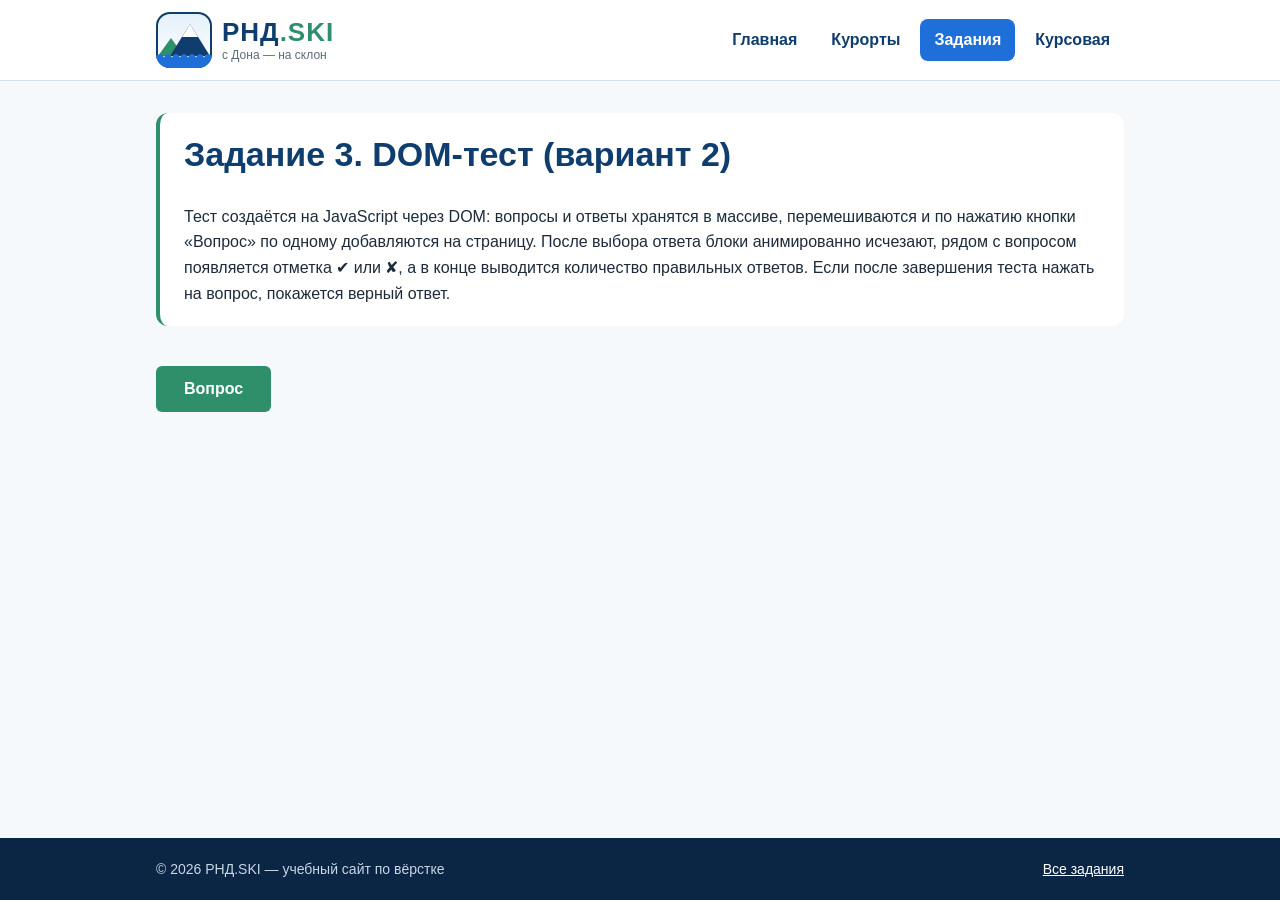
<file: pages/test.html>
<!DOCTYPE html>
<html lang="ru">
<head>
    <meta charset="UTF-8">
    <meta name="viewport" content="width=device-width, initial-scale=1.0">
    <title>DOM-тест — РНД.SKI</title>
    <link rel="stylesheet" href="../css/style.css">
    <link rel="stylesheet" href="../css/logo.css">
    <link rel="stylesheet" href="../css/test.css">
</head>
<body>

    <header>
        <div class="header__inner">
            <a class="logo" href="../index.html" aria-label="РНД.SKI — на главную">
                <span class="logo__mark">
                    <span class="logo__hill"></span>
                    <span class="logo__peak"></span>
                    <span class="logo__wave"></span>
                </span>
                <span class="logo__text">
                    <span class="logo__name">РНД<span>.SKI</span></span>
                    <span class="logo__slogan">с Дона — на склон</span>
                </span>
            </a>
            <nav>
                <ul>
                    <li><a href="../index.html">Главная</a></li>
                    <li><a href="resorts.html">Курорты</a></li>
                    <li><a class="active" href="../index.html#tasks">Задания</a></li>
                    <li><a href="coursework.html">Курсовая</a></li>
                </ul>
            </nav>
        </div>
    </header>

    <main class="content">

        <section class="task-info">
            <h1>Задание 3. DOM-тест (вариант 2)</h1>
            <p>
                Тест создаётся на JavaScript через DOM: вопросы и ответы хранятся в массиве,
                перемешиваются и по нажатию кнопки «Вопрос» по одному добавляются на страницу.
                После выбора ответа блоки анимированно исчезают, рядом с вопросом появляется
                отметка ✔ или ✘, а в конце выводится количество правильных ответов.
                Если после завершения теста нажать на вопрос, покажется верный ответ.
            </p>
        </section>

        <section class="test">
            <div class="test__button" id="test-button">Вопрос</div>

            <div class="test__end" id="test-end"></div>

            <div class="test__area" id="test-area"></div>
        </section>

    </main>

    <footer>
        <div class="footer__inner">
            <p>&copy; 2026 РНД.SKI — учебный сайт по вёрстке</p>
            <p><a href="../index.html#tasks">Все задания</a></p>
        </div>
    </footer>

    <script src="../js/test.js"></script>
</body>
</html>
</file>
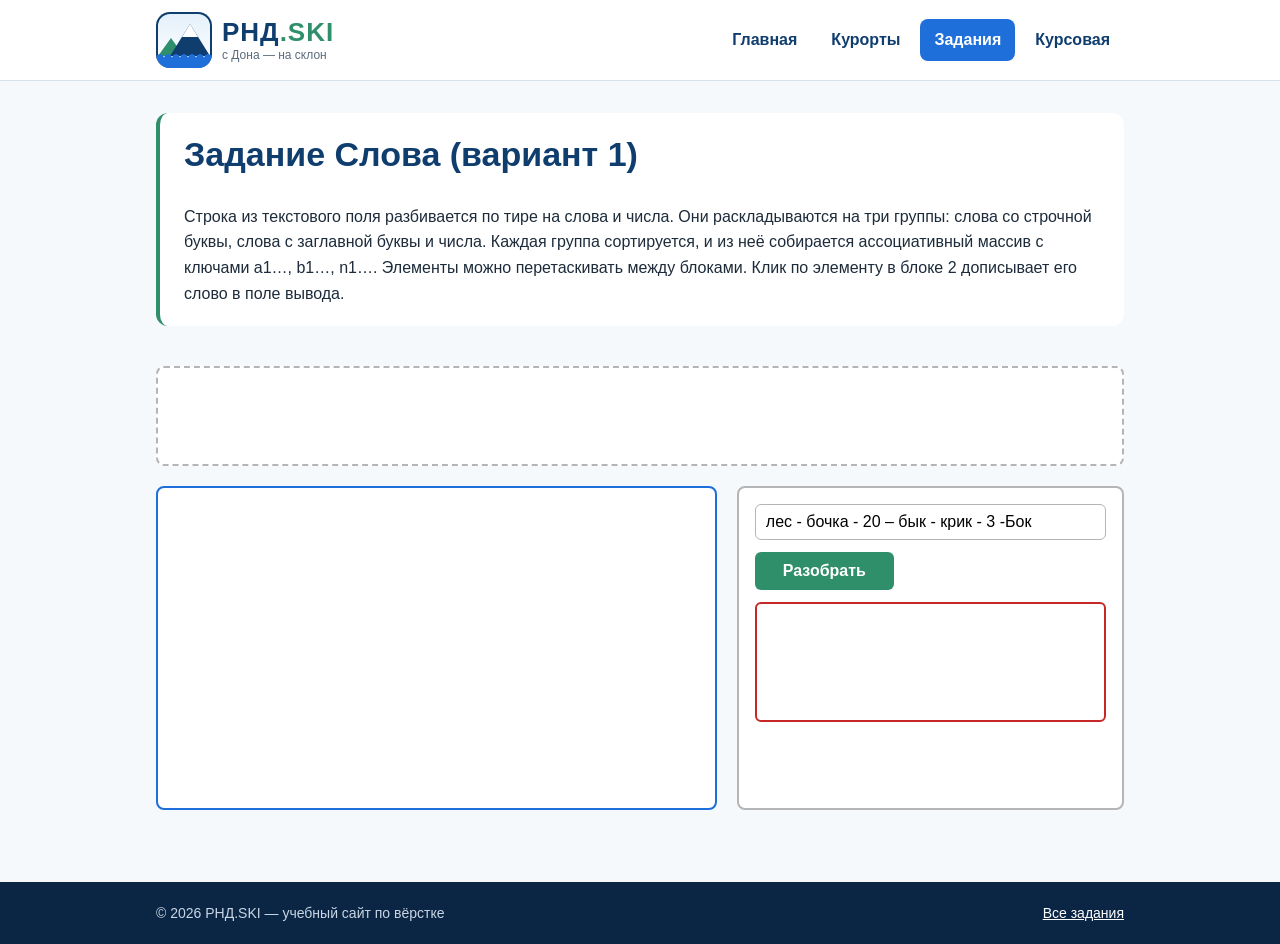
<file: pages/words.html>
<!DOCTYPE html>
<html lang="ru">
<head>
    <meta charset="UTF-8">
    <meta name="viewport" content="width=device-width, initial-scale=1.0">
    <title>Слова — РНД.SKI</title>
    <link rel="stylesheet" href="../css/style.css">
    <link rel="stylesheet" href="../css/logo.css">
    <link rel="stylesheet" href="../css/words.css">
</head>
<body>

    <header>
        <div class="header__inner">
            <a class="logo" href="../index.html" aria-label="РНД.SKI — на главную">
                <span class="logo__mark">
                    <span class="logo__hill"></span>
                    <span class="logo__peak"></span>
                    <span class="logo__wave"></span>
                </span>
                <span class="logo__text">
                    <span class="logo__name">РНД<span>.SKI</span></span>
                    <span class="logo__slogan">с Дона — на склон</span>
                </span>
            </a>
            <nav>
                <ul>
                    <li><a href="../index.html">Главная</a></li>
                    <li><a href="resorts.html">Курорты</a></li>
                    <li><a class="active" href="../index.html#tasks">Задания</a></li>
                    <li><a href="coursework.html">Курсовая</a></li>
                </ul>
            </nav>
        </div>
    </header>

    <main class="content">

        <section class="task-info">
            <h1>Задание Слова (вариант 1)</h1>
            <p>
                Строка из текстового поля разбивается по тире на слова и числа.
                Они раскладываются на три группы: слова со строчной буквы, слова
                с заглавной буквы и числа. Каждая группа сортируется, и из неё
                собирается ассоциативный массив с ключами a1…, b1…, n1….
                Элементы можно перетаскивать между блоками. Клик по элементу
                в блоке 2 дописывает его слово в поле вывода.
            </p>
        </section>

        <section class="words">
            <div class="words__block3" id="block3"></div>

            <div class="words__bottom">
                <div class="words__block2" id="block2"></div>

                <div class="words__block1">
                    <input class="words__input" id="words-input" type="text" value="лес - бочка - 20 – бык - крик - 3 -Бок">
                    <button class="words__button" id="words-button" type="button">Разобрать</button>
                    <div class="words__output" id="words-output"></div>
                    <div class="words__hint" id="words-hint"></div>
                </div>
            </div>
        </section>

    </main>

    <footer>
        <div class="footer__inner">
            <p>&copy; 2026 РНД.SKI — учебный сайт по вёрстке</p>
            <p><a href="../index.html#tasks">Все задания</a></p>
        </div>
    </footer>

    <script src="../js/words.js"></script>
</body>
</html>
</file>
<file: css/style.css>
:root {
    --site-bg:       #f5f9fc;
    --site-text:     #1d2b3a;
    --site-muted:    #5b6b7c;
    --site-primary:  #0f3d6e;
    --site-nav:      #1e6fd9;
    --site-accent:   #2f8f6b;
    --site-ice:      #e3f0fa;
    --site-border:   #d3e2ef;
    --site-footer:   #0b2545;
    --site-white:    #ffffff;
    --site-font:     "Segoe UI", Arial, sans-serif;
    --site-width:    1000px;
    --site-radius:   12px;
}

body {
    display: flex;
    flex-direction: column;
    min-height: 100vh;
    margin: 0;
    font-family: var(--site-font);
    font-size: 16px;
    line-height: 1.6;
    color: var(--site-text);
    background-color: var(--site-bg);
}

img {
    max-width: 100%;
}

/* ---------- Шапка ---------- */

header {
    border-bottom: 1px solid var(--site-border);
    background-color: var(--site-white);
}

.header__inner {
    display: flex;
    flex-wrap: wrap;
    justify-content: space-between;
    align-items: center;
    gap: 12px 24px;
    box-sizing: border-box;
    max-width: var(--site-width);
    margin: 0 auto;
    padding: 12px 16px;
}

/* ---------- Меню ---------- */

nav ul {
    display: flex;
    flex-wrap: wrap;
    gap: 6px;
    margin: 0;
    padding: 0;
    list-style: none;
}

nav a {
    display: block;
    padding: 8px 14px;
    border-radius: 8px;
    font-weight: 600;
    color: var(--site-primary);
    text-decoration: none;
    transition: background-color 0.2s;
}

nav a:hover {
    background-color: var(--site-ice);
}

nav a.active {
    color: var(--site-white);
    background-color: var(--site-nav);
}

/* ---------- Контент ---------- */

.content {
    flex: 1;
    box-sizing: border-box;
    width: 100%;
    max-width: var(--site-width);
    margin: 0 auto;
    padding: 32px 16px;
}

.content h1,
.content h2,
.content h3 {
    line-height: 1.25;
    color: var(--site-primary);
}

.content h1 {
    margin-top: 0;
    font-size: 34px;
}

.content section {
    margin-bottom: 40px;
}

.content a {
    color: var(--site-nav);
}

.lead {
    font-size: 18px;
    color: var(--site-muted);
}

/* Блок «О задании» на страницах заданий */
.task-info {
    margin-bottom: 32px;
    padding: 20px 24px;
    border-left: 4px solid var(--site-accent);
    border-radius: var(--site-radius);
    background-color: var(--site-white);
}

.task-info h2 {
    margin-top: 0;
}

.task-info p:last-child {
    margin-bottom: 0;
}

/* ---------- Подвал ---------- */

footer {
    color: #c9d6e4;
    background-color: var(--site-footer);
}

.footer__inner {
    display: flex;
    flex-wrap: wrap;
    justify-content: space-between;
    gap: 8px 24px;
    box-sizing: border-box;
    max-width: var(--site-width);
    margin: 0 auto;
    padding: 20px 16px;
    font-size: 14px;
}

footer p {
    margin: 0;
}

footer a {
    color: var(--site-white);
}

@media (max-width: 700px) {
    .content h1 {
        font-size: 28px;
    }
}
</file>
<file: css/logo.css>
/* Логотип «РНД.SKI»: горный пик со снежной шапкой над волной Дона.
   Нарисован только средствами CSS, без картинок. */

.logo {
    --logo-dark:  #0f3d6e;
    --logo-green: #2f8f6b;
    --logo-wave:  #1e6fd9;
    --logo-sky:   #e3f0fa;

    display: inline-flex;
    align-items: center;
    gap: 10px;
    text-decoration: none;
}

.logo__mark {
    position: relative;
    width: 56px;
    height: 56px;
    border-radius: 14px;
    overflow: hidden;
    background-image: linear-gradient(to bottom, var(--logo-sky), #ffffff);
    box-shadow: inset 0 0 0 2px var(--logo-dark);
}

/* Большой пик */
.logo__peak {
    position: absolute;
    left: 14px;
    bottom: 12px;
    width: 0;
    height: 0;
    border-left: 20px solid transparent;
    border-right: 20px solid transparent;
    border-bottom: 32px solid var(--logo-dark);
}

/* Снежная шапка на вершине */
.logo__peak::after {
    content: "";
    position: absolute;
    top: 0;
    left: -8px;
    width: 0;
    height: 0;
    border-left: 8px solid transparent;
    border-right: 8px solid transparent;
    border-bottom: 13px solid #ffffff;
}

/* Малый зелёный холм слева */
.logo__hill {
    position: absolute;
    left: 2px;
    bottom: 12px;
    width: 0;
    height: 0;
    border-left: 13px solid transparent;
    border-right: 13px solid transparent;
    border-bottom: 18px solid var(--logo-green);
}

/* Волна Дона: ряд дуг сверху и сплошная полоса воды снизу */
.logo__wave {
    position: absolute;
    left: 0;
    bottom: 0;
    width: 100%;
    height: 14px;
    background-image:
        radial-gradient(circle at 50% 100%, var(--logo-wave) 3.5px, transparent 4px),
        linear-gradient(var(--logo-wave), var(--logo-wave));
    background-size: 8px 4px, 100% 10px;
    background-position: 0 0, 0 100%;
    background-repeat: repeat-x, no-repeat;
}

.logo__text {
    display: flex;
    flex-direction: column;
    line-height: 1;
}

.logo__name {
    font-size: 26px;
    font-weight: 800;
    letter-spacing: 1px;
    color: var(--logo-dark);
}

.logo__name span {
    color: var(--logo-green);
}

.logo__slogan {
    margin-top: 4px;
    font-size: 12px;
    color: #5b6b7c;
}
</file>
<file: css/home.css>
/* Главный экран */
.hero {
    display: flex;
    flex-direction: column;
    justify-content: flex-end;
    box-sizing: border-box;
    min-height: 380px;
    padding: 40px;
    border-radius: var(--site-radius);
    color: var(--site-white);
    background-color: var(--site-primary);
    background-image:
        linear-gradient(to top, rgba(11, 37, 69, 0.85), rgba(11, 37, 69, 0.15)),
        url("../img/resorts/hero.jpg");
    background-size: cover;
    background-position: center;
}

.content .hero h1 {
    margin-bottom: 8px;
    font-size: 44px;
    color: var(--site-white);
}

.hero p {
    max-width: 560px;
    margin: 0 0 20px;
    font-size: 18px;
}

.button {
    display: inline-block;
    align-self: flex-start;
    padding: 12px 24px;
    border-radius: 8px;
    font-weight: 700;
    color: var(--site-white);
    text-decoration: none;
    background-color: var(--site-accent);
    transition: background-color 0.2s;
}

.content a.button {
    color: var(--site-white);
}

.button:hover {
    background-color: var(--site-nav);
}

/* Текст с изображением */
.about__photo {
    float: right;
    width: 40%;
    margin: 0 0 16px 24px;
}

.about__photo img {
    display: block;
    width: 100%;
    border-radius: 8px;
}

.about__photo figcaption {
    margin-top: 6px;
    font-size: 13px;
    color: var(--site-muted);
}

.about::after {
    content: "";
    display: block;
    clear: both;
}

/* Карточки курортов и заданий */
.cards {
    display: grid;
    grid-template-columns: repeat(auto-fill, minmax(220px, 1fr));
    gap: 20px;
    margin: 0;
    padding: 0;
    list-style: none;
}

.card {
    display: flex;
    flex-direction: column;
    overflow: hidden;
    border: 1px solid var(--site-border);
    border-radius: var(--site-radius);
    background-color: var(--site-white);
}

.card img {
    display: block;
    width: 100%;
    height: 150px;
    object-fit: cover;
}

.card__body {
    flex: 1;
    padding: 14px 16px;
}

.card h3 {
    margin: 0 0 4px;
    font-size: 18px;
}

.card p {
    margin: 0;
    font-size: 14px;
    color: var(--site-muted);
}

.card__link {
    display: block;
    padding: 10px 16px;
    border-top: 1px solid var(--site-border);
    font-weight: 600;
    text-decoration: none;
}

.card--task {
    border-top: 4px solid var(--site-accent);
}

@media (max-width: 700px) {
    .hero {
        min-height: 300px;
        padding: 24px;
    }

    .content .hero h1 {
        font-size: 32px;
    }

    .about__photo {
        float: none;
        width: 100%;
        margin: 0 0 16px;
    }
}
</file>
<file: css/pic.css>
.pic {
    --wall:      #b5c498;
    --frame:     #ffffff;
    --wood:      #c98d4d;
    --stud:      #6a3b12;
    --sky-mid:   #6a86e0;
    --sky-deep:  #2c3fb8;
    --sun:       #f2e96a;
    --pot-light: #ffd4de;
    --pot-mid:   #ef8fa6;
    --pot-deep:  #cf3355;
    --pot-dark:  #a3123c;

    position: relative;
    box-sizing: border-box;
    width: 200px;
    height: 200px;
    border: 8px solid var(--frame);
    background-color: var(--wall);
    box-shadow: 0 1px 5px rgba(0, 0, 0, 0.35);
}

.chair {
    position: absolute;
    top: 86px;
    width: 47px;
    height: 96px;
}

.chair--left {
    left: 4px;
}

.chair--right {
    right: 4px;
    transform: scaleX(-1);
}

.chair-back {
    position: absolute;
    left: 0;
    top: 0;
    width: 14px;
    height: 96px;
    border-right: 5px solid var(--wood);
    border-radius: 0 17px 17px 0 / 0 48px 48px 0;
}

.chair-seat {
    position: absolute;
    left: 14px;
    top: 48px;
    width: 33px;
    height: 8px;
    border-radius: 3px;
    background-color: var(--wood);
    background-image:
        radial-gradient(circle 2.5px at  5px 4px, var(--stud) 99%, transparent 100%),
        radial-gradient(circle 2.5px at 16px 4px, var(--stud) 99%, transparent 100%),
        radial-gradient(circle 2.5px at 27px 4px, var(--stud) 99%, transparent 100%);
    background-repeat: no-repeat;
}

.chair-leg {
    position: absolute;
    left: 37px;
    top: 48px;
    width: 7px;
    height: 48px;
    border-radius: 2px;
    background-color: var(--wood);
}

.table {
    position: absolute;
    left: 0;
    top: 0;
    width: 100%;
    height: 100%;
}

.table-stem {
    position: absolute;
    left: 83px;
    top: 113px;
    width: 18px;
    height: 37px;
    z-index: 3;
    border-radius: 4px / 12px;
    background-color: var(--wood);
}

.table-foot {
    position: absolute;
    left: 70px;
    top: 148px;
    width: 12px;
    height: 0;
    border-bottom: 34px solid var(--wood);
    border-left: 16px solid transparent;
    border-right: 16px solid transparent;
}

.table-top {
    position: absolute;
    left: 46px;
    top: 104px;
    width: 92px;
    height: 10px;
    z-index: 3;
    background-color: var(--wood);
}

.picture-frame {
    position: absolute;
    left: 42px;
    top: 18px;
    width: 100px;
    height: 100px;
    z-index: 2;
    background-color: var(--frame);
}

.scallop {
    position: absolute;
    background-image: radial-gradient(circle 10px at 10px 10px,
        transparent 62%,
        var(--frame) 64%,
        var(--frame) 99%,
        transparent 100%);
    background-size: 20px 20px;
}

.scallop--top {
    left: 0;
    top: -10px;
    width: 100px;
    height: 20px;
    background-repeat: repeat-x;
}

.scallop--left,
.scallop--right {
    top: 0;
    width: 20px;
    height: 100px;
    background-repeat: repeat-y;
}

.scallop--left  { left: -10px; }
.scallop--right { right: -10px; }

.canvas {
    position: absolute;
    left: 4px;
    top: 4px;
    width: 92px;
    height: 83px;
    overflow: hidden;
    background-image: radial-gradient(circle at 64% 42%,
        #ffffff 8%,
        #d7e4fa 26%,
        var(--sky-mid) 65%,
        var(--sky-deep) 100%);
}

.sun {
    position: absolute;
    right: -20px;
    top: -17px;
    width: 44px;
    height: 44px;
    border-radius: 50%;
    background-color: var(--sun);
}

.teapot {
    position: absolute;
    left: 6px;
    bottom: -2px;
    width: 80px;
    height: 56px;
}

.teapot-body {
    position: absolute;
    left: 11px;
    top: 22px;
    width: 54px;
    height: 34px;
    z-index: 4;
    border-radius: 50%;
    background-image: radial-gradient(circle at 32% 26%,
        var(--pot-light) 0%,
        var(--pot-mid) 32%,
        var(--pot-deep) 72%,
        var(--pot-dark) 100%);
}

.teapot-lid {
    position: absolute;
    left: 19px;
    top: 11px;
    width: 38px;
    height: 16px;
    z-index: 3;
    border-radius: 50% 50% 18% 18% / 100% 100% 22% 22%;
    background-image: radial-gradient(circle at 32% 28%,
        var(--pot-light) 0%,
        var(--pot-mid) 35%,
        var(--pot-deep) 100%);
}

.teapot-knob {
    position: absolute;
    left: 34px;
    top: 5px;
    width: 9px;
    height: 8px;
    z-index: 2;
    border-radius: 50% 50% 35% 35%;
    background-image: radial-gradient(circle at 35% 30%,
        var(--pot-light) 0%,
        var(--pot-deep) 100%);
}

.teapot-spout {
    position: absolute;
    left: -6px;
    top: 31px;
    width: 20px;
    height: 8px;
    z-index: 1;
    background-color: var(--pot-deep);
    transform: rotate(45deg);
    transform-origin: right center;
}

.teapot-handle {
    position: absolute;
    left: 55px;
    top: 23px;
    width: 12px;
    height: 18px;
    z-index: 1;
    border: 3px solid var(--pot-deep);
    border-radius: 50%;
}
</file>
<file: css/flexbox.css>
:root {
    --roll-size:        200px;
    --roll-sky-top:     #ffffff;
    --roll-sky-bottom:  #5fd3e6;
    --roll-border:      #222222;
    --roll-text:        #333333;
    --roll-final:       #c62828;
    --roll-star-size:   36px;
    --roll-brush-size:  36px;
    --roll-speed:       0.4s;
}

.flexbox-demo {
    display: flex;
    justify-content: center;
    padding: 24px 0;
}

.dream-roll {
    position: relative;
    box-sizing: border-box;
    display: flex;
    flex-direction: column;
    justify-content: space-between;
    align-items: center;
    width: var(--roll-size);
    height: var(--roll-size);
    padding: 6px 0 4px;
    border: 2px solid var(--roll-border);
    overflow: hidden;
    background-image: linear-gradient(to bottom, var(--roll-sky-top), var(--roll-sky-bottom));
    cursor: pointer;
}

.dream-roll__head {
    position: relative;
    width: 100%;
    height: 32px;
}

.dream-roll__caption {
    position: absolute;
    top: 0;
    left: 0;
    display: flex;
    justify-content: center;
    align-items: center;
    width: 100%;
    height: 100%;
    margin: 0;
    font-size: 15px;
    font-weight: bold;
    opacity: 0;
    transform: translateY(-8px);
    transition: opacity var(--roll-speed), transform var(--roll-speed);
    pointer-events: none;
}

.dream-roll__caption--start {
    color: var(--roll-text);
}

.dream-roll__caption--final {
    font-family: "Segoe Print", "Comic Sans MS", cursive;
    font-size: 17px;
    color: var(--roll-final);
}

.dream-roll__man {
    position: relative;
    width: 100px;
    height: 150px;
}

.dream-roll__frame {
    position: absolute;
    top: 0;
    left: 0;
    width: 100%;
    height: 100%;
    opacity: 0;
}

.dream-roll__frame--1 {
    opacity: 1;
}

.dream-roll__star {
    position: absolute;
    top: 8px;
    right: 10px;
    width: var(--roll-star-size);
    height: var(--roll-star-size);
}

.dream-roll__star-img {
    position: absolute;
    top: 0;
    left: 0;
    width: 100%;
    height: 100%;
    offset-path: path("M 18 18 C -44 12, -124 32, -104 82 S 6 162, -4 102 S -94 22, 18 18");
    offset-distance: 0%;
    offset-rotate: 0deg;
    opacity: 0;
    transform: scale(0.3);
    transition: opacity var(--roll-speed), transform var(--roll-speed);
}

.dream-roll__brush {
    position: absolute;
    top: 0;
    left: 0;
    width: var(--roll-brush-size);
    height: var(--roll-brush-size);
    offset-path: path("M 26 130 C 20 70, 60 30, 100 40 S 170 60, 170 30");
    offset-distance: 0%;
    offset-rotate: 0deg;
    opacity: 0;
    transform: scale(0.3);
    transition: opacity var(--roll-speed), transform var(--roll-speed);
    pointer-events: none;
}

.dream-roll:hover .dream-roll__frame--1 {
    animation: walk-frame-1 0.8s linear infinite;
}

.dream-roll:hover .dream-roll__frame--2 {
    animation: walk-frame-2 0.8s linear infinite;
}

.dream-roll:hover .dream-roll__frame--3 {
    animation: walk-frame-3 0.8s linear infinite;
}

.dream-roll:hover .dream-roll__caption--start {
    opacity: 1;
    transform: translateY(0);
}

.dream-roll:hover .dream-roll__star-img {
    opacity: 1;
    transform: scale(1);
}

.dream-roll__star:hover .dream-roll__star-img {
    animation: star-fly 4s linear infinite;
}

.dream-roll:active {
    animation: roll-pulse 0.6s ease-in-out infinite;
}

.dream-roll:active .dream-roll__caption--start,
.dream-roll:active .dream-roll__star-img {
    opacity: 0;
}

.dream-roll:active .dream-roll__caption--final {
    opacity: 1;
    transform: translateY(0);
}

.dream-roll:active .dream-roll__brush {
    opacity: 1;
    transform: scale(1);
    animation: brush-move 1.6s ease-in-out infinite alternate;
}

@keyframes walk-frame-1 {
    0%, 24.9%  { opacity: 1; }
    25%, 100%  { opacity: 0; }
}

@keyframes walk-frame-2 {
    0%, 24.9%  { opacity: 0; }
    25%, 49.9% { opacity: 1; }
    50%, 74.9% { opacity: 0; }
    75%, 100%  { opacity: 1; }
}

@keyframes walk-frame-3 {
    0%, 49.9%  { opacity: 0; }
    50%, 74.9% { opacity: 1; }
    75%, 100%  { opacity: 0; }
}

@keyframes star-fly {
    from {
        offset-distance: 0%;
        transform: rotate(0deg);
    }
    to {
        offset-distance: 100%;
        transform: rotate(720deg);
    }
}

@keyframes brush-move {
    from { offset-distance: 0%; }
    to   { offset-distance: 100%; }
}

@keyframes roll-pulse {
    0%, 100% { transform: scale(1); }
    50%      { transform: scale(1.05); }
}
</file>
<file: css/resorts.css>
.resort {
    margin-bottom: 32px;
    padding: 28px;
    border: 1px solid var(--site-border);
    border-radius: var(--site-radius);
    background-color: var(--site-white);
}

.resort h2 {
    margin-top: 0;
    margin-bottom: 4px;
}

.resort__region {
    margin-top: 0;
    font-weight: 600;
    color: var(--site-accent);
}

/* Фото внутри текста: текст обтекает изображение */
.resort__photo {
    float: right;
    width: 45%;
    margin: 0 0 16px 24px;
}

.resort:nth-of-type(even) .resort__photo {
    float: left;
    margin: 0 24px 16px 0;
}

.resort__photo img {
    display: block;
    width: 100%;
    height: 240px;
    object-fit: cover;
    border-radius: 8px;
}

.resort__photo figcaption {
    margin-top: 6px;
    font-size: 13px;
    color: var(--site-muted);
}

/* Ключевые данные курорта */
.resort__facts {
    clear: both;
    display: grid;
    grid-template-columns: repeat(auto-fit, minmax(170px, 1fr));
    gap: 12px;
    margin: 20px 0 0;
}

.resort__facts div {
    padding: 10px 14px;
    border-radius: 8px;
    background-color: var(--site-ice);
}

.resort__facts dt {
    font-size: 13px;
    color: var(--site-muted);
}

.resort__facts dd {
    margin: 0;
    font-weight: 700;
    color: var(--site-primary);
}

.resort__promo {
    margin: 12px 0 0;
    padding: 10px 14px;
    border-left: 4px solid var(--site-accent);
    border-radius: 8px;
    background-color: #e6f4ee;
}

.notes {
    font-size: 14px;
    color: var(--site-muted);
}

@media (max-width: 700px) {
    .resort {
        padding: 18px;
    }

    .resort__photo,
    .resort:nth-of-type(even) .resort__photo {
        float: none;
        width: 100%;
        margin: 0 0 16px;
    }
}
</file>
<file: css/test.css>
:root {
    --test-block:   #ffffff;
    --test-border:  #e0d3bd;
    --test-light:   #fbf3e8;
    --test-right:   #2e8b3a;
    --test-wrong:   #c62828;
    --test-off:     #b5b5b5;
    --test-speed:   0.3s;
}

.test__button {
    display: inline-block;
    padding: 10px 28px;
    border-radius: 6px;
    font-weight: bold;
    color: var(--site-white);
    background-color: var(--site-accent);
    cursor: pointer;
    user-select: none;
    transition: background-color var(--test-speed);
}

.test__button:hover {
    background-color: var(--site-nav);
}

.test__button--off,
.test__button--off:hover {
    background-color: var(--test-off);
    cursor: default;
}

.test__end {
    margin-top: 16px;
}

.test__end p {
    margin: 4px 0;
}

.test__end-title {
    font-size: 20px;
    font-weight: bold;
    color: var(--site-primary);
}

.test__area {
    display: flex;
    flex-direction: column;
    gap: 16px;
    margin-top: 16px;
}

.test__row {
    display: flex;
    align-items: flex-start;
    gap: 20px;
}

.test__question {
    box-sizing: border-box;
    flex-shrink: 0;
    width: 35%;
    padding: 12px 14px;
    border: 1px solid var(--test-border);
    border-left: 4px solid var(--site-primary);
    border-radius: 8px;
    background-color: var(--test-block);
    cursor: pointer;
    user-select: none;
    transition: transform var(--test-speed);
}

.test__answers {
    display: flex;
    flex-wrap: wrap;
    flex: 1;
    gap: 15px;
    min-width: 0;
}

.test__answer {
    box-sizing: border-box;
    flex: 1 1 120px;
    max-width: 300px;
    padding: 10px 12px;
    border: 1px solid var(--test-border);
    border-radius: 8px;
    background-color: var(--test-block);
    cursor: pointer;
    user-select: none;
    transition: transform var(--test-speed), opacity var(--test-speed);
}

.test__question:hover,
.test__answer:hover {
    transform: scale(1.05);
}

.test__answers--closed .test__answer {
    pointer-events: none;
    cursor: default;
}

.test__answer--right {
    border-color: var(--test-right);
    background-color: var(--test-light);
    transform: scale(1.1);
}

.test__answer--hide {
    opacity: 0;
    transform: translateY(100px);
    transition: transform 0.5s, opacity 0.5s;
}

.test__note {
    margin: 8px 0 0;
    font-size: 14px;
}

.test__mark {
    margin-left: 8px;
    font-size: 20px;
    font-weight: bold;
}

.test__mark--right {
    color: var(--test-right);
}

.test__mark--wrong {
    color: var(--test-wrong);
}

.test__shake {
    animation: test-shake 0.4s;
}

@keyframes test-shake {
    0%, 100% { transform: translateX(0); }
    20%, 60% { transform: translateX(-6px); }
    40%, 80% { transform: translateX(6px); }
}
</file>
<file: css/words.css>
:root {
    --words-block:  #ffffff;
    --words-blue:   #1e6fd9;
    --words-red:    #c62828;
    --words-gray:   #b5b5b5;
}

.words__block3 {
    display: flex;
    flex-wrap: wrap;
    align-items: center;
    gap: 12px;
    box-sizing: border-box;
    min-height: 100px;
    padding: 16px;
    border: 2px dashed var(--words-gray);
    border-radius: 8px;
    background-color: var(--words-block);
}

.words__bottom {
    display: flex;
    gap: 20px;
    margin-top: 20px;
}

.words__block2 {
    position: relative;
    flex: 1;
    height: 320px;
    border: 2px solid var(--words-blue);
    border-radius: 8px;
    background-color: var(--words-block);
}

.words__block1 {
    box-sizing: border-box;
    width: 40%;
    padding: 16px;
    border: 2px solid var(--words-gray);
    border-radius: 8px;
    background-color: var(--words-block);
}

.words__input {
    box-sizing: border-box;
    width: 100%;
    padding: 8px 10px;
    border: 1px solid var(--words-gray);
    border-radius: 6px;
    font-family: var(--site-font);
    font-size: 16px;
}

.words__button {
    margin-top: 12px;
    padding: 10px 28px;
    border: none;
    border-radius: 6px;
    font-family: var(--site-font);
    font-size: 16px;
    font-weight: bold;
    color: var(--site-white);
    background-color: var(--site-accent);
    cursor: pointer;
    transition: background-color 0.3s;
}

.words__button:hover {
    background-color: var(--site-nav);
}

.words__output {
    box-sizing: border-box;
    min-height: 120px;
    margin-top: 12px;
    padding: 10px;
    border: 2px solid var(--words-red);
    border-radius: 6px;
    font-weight: bold;
}

.words__hint {
    display: none;
    margin-top: 12px;
    padding: 8px 12px;
    border-radius: 8px;
    font-weight: bold;
    color: var(--site-text);
    background-color: #e8e6e6;
}

.words__item {
    display: inline-block;
    padding: 14px 24px;
    border-radius: 50%;
    color: var(--site-white);
    white-space: nowrap;
    cursor: grab;
    user-select: none;
}

.words__item--placed {
    position: absolute;
}

@media (max-width: 700px) {
    .words__bottom {
        flex-direction: column;
    }

    .words__block1 {
        width: 100%;
    }
}
</file>
